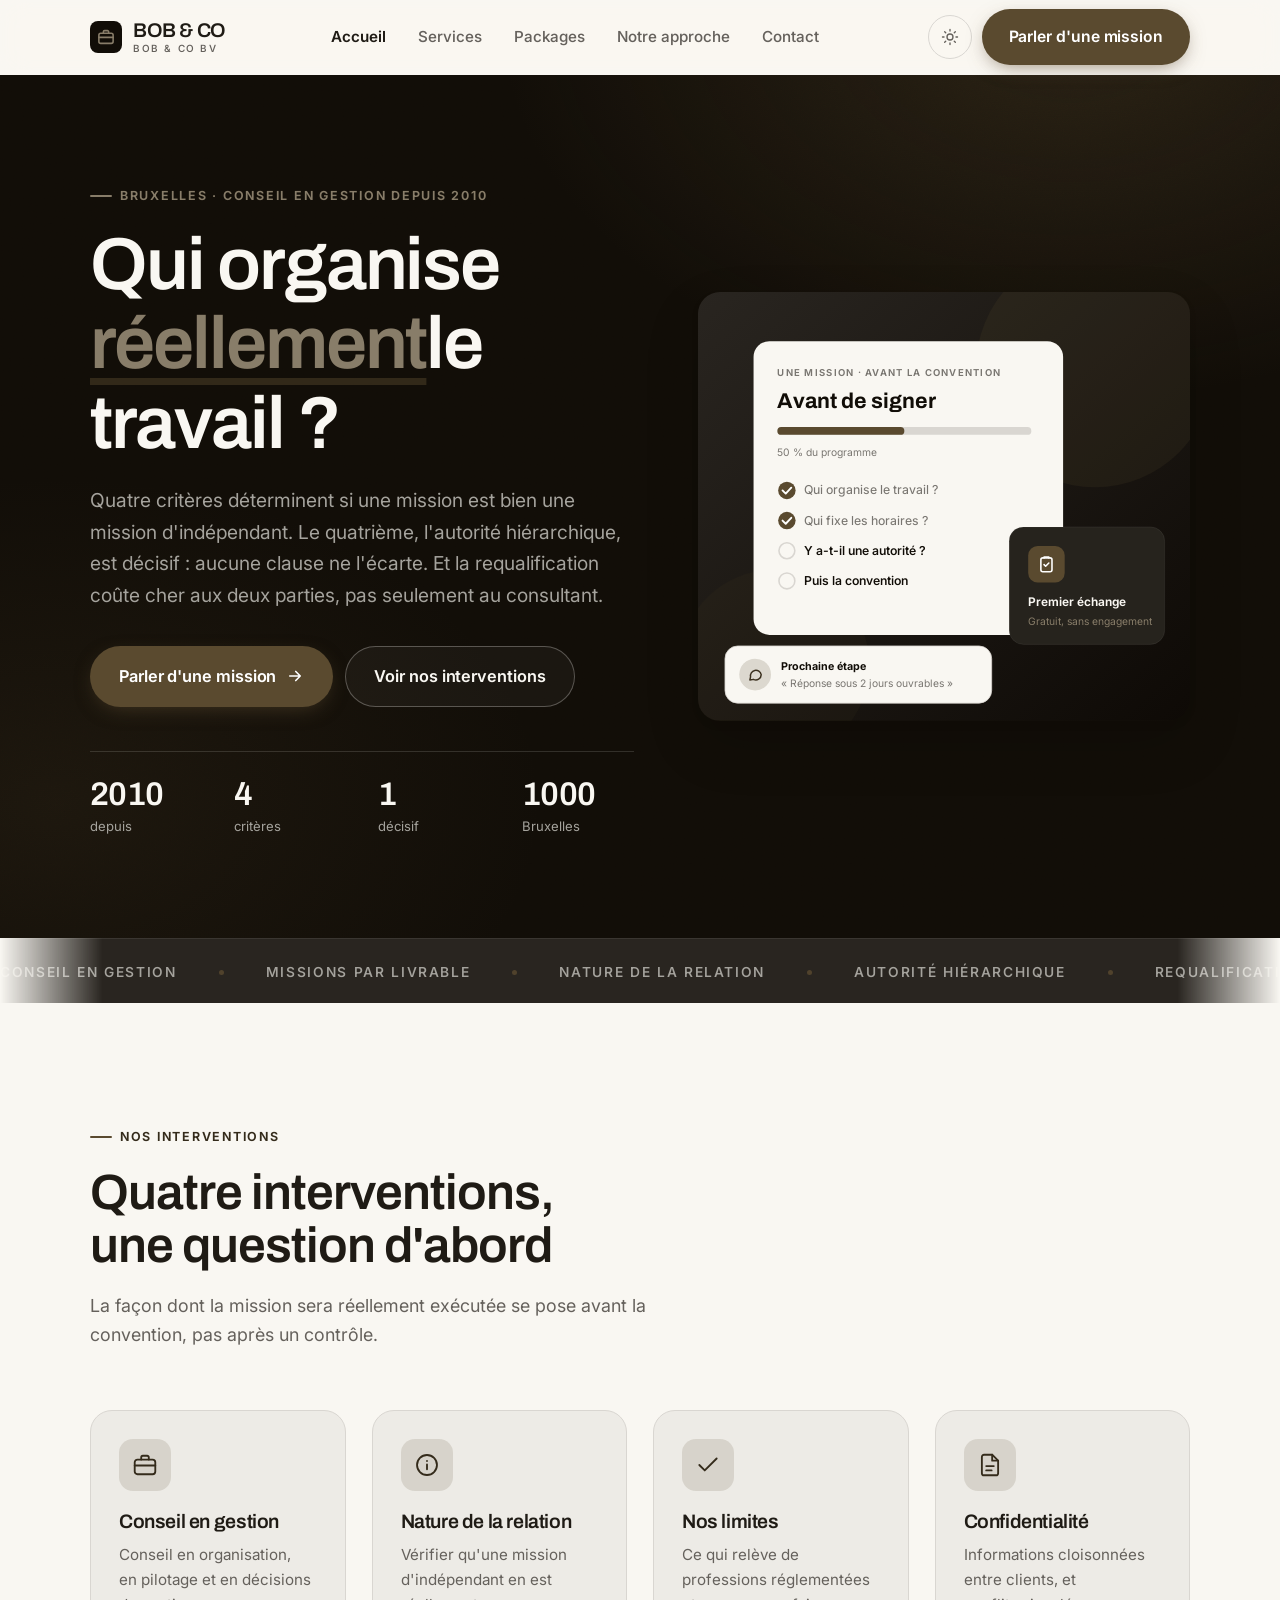
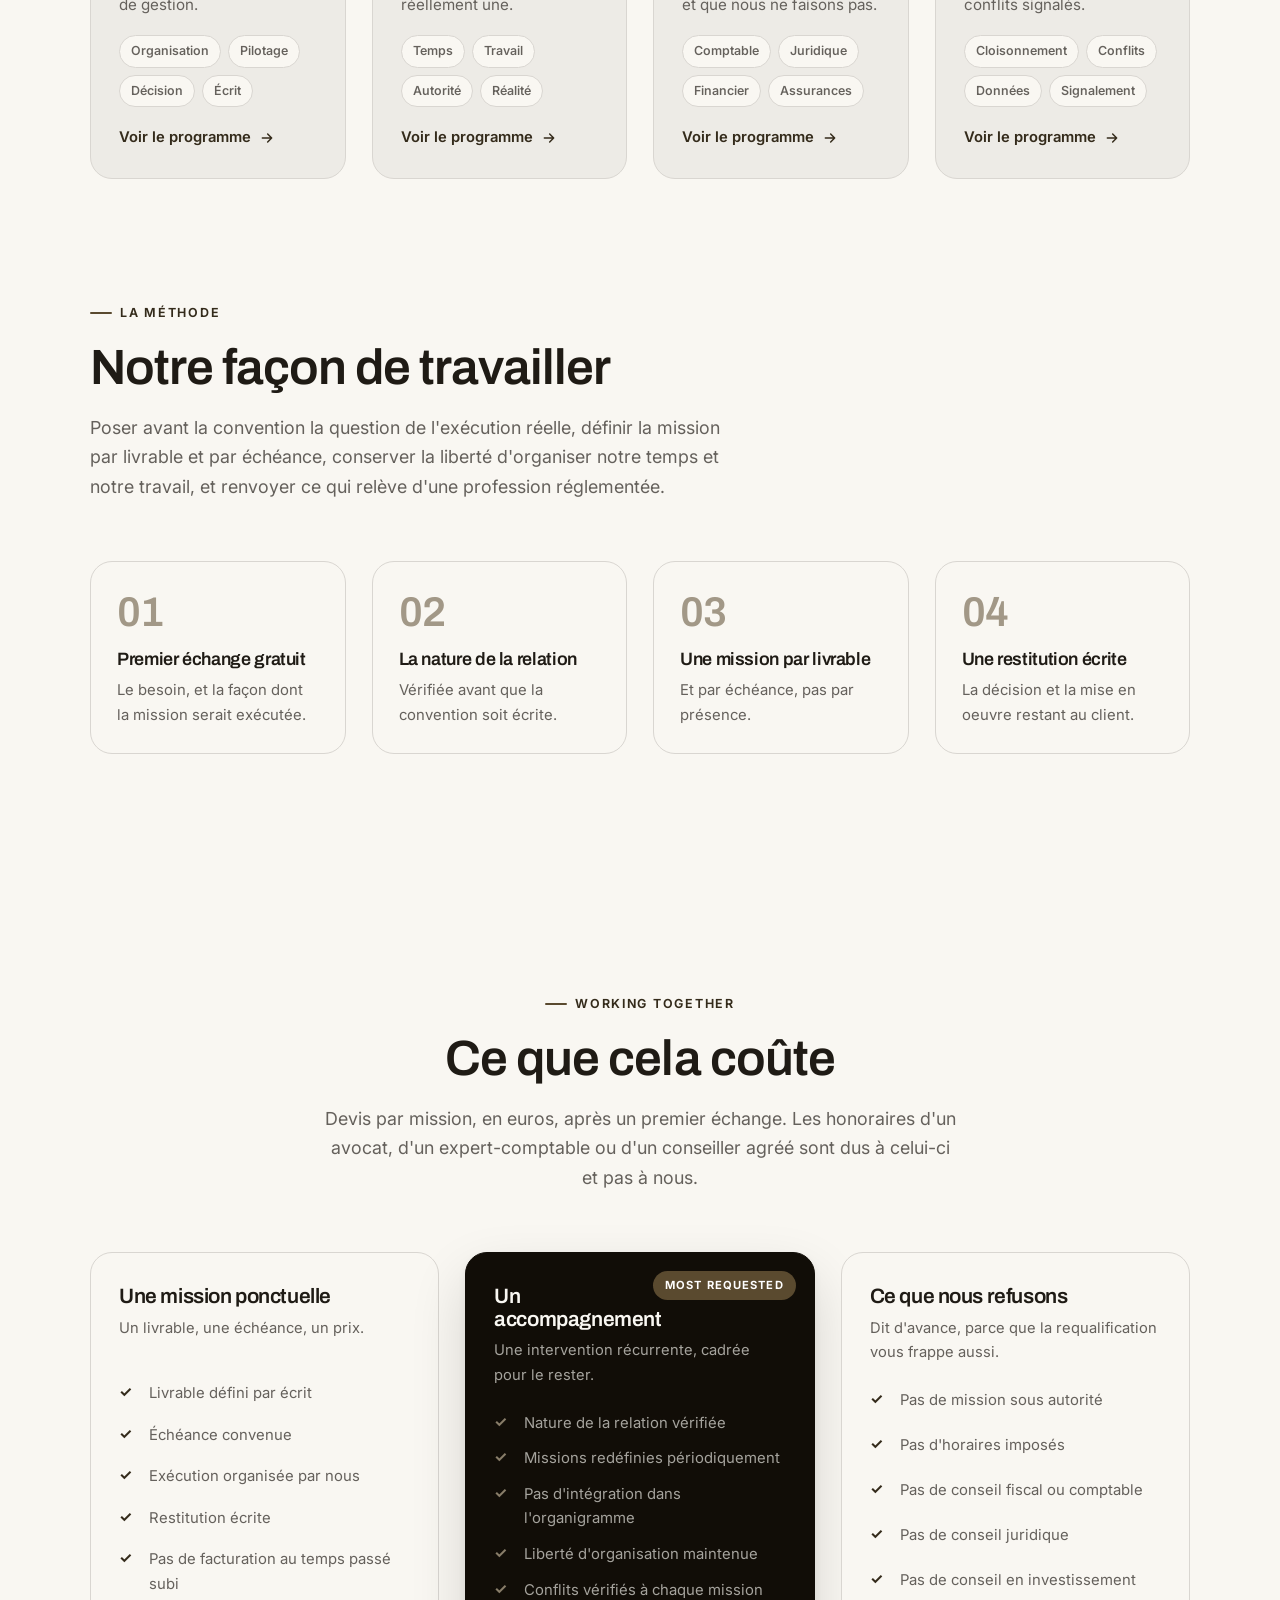
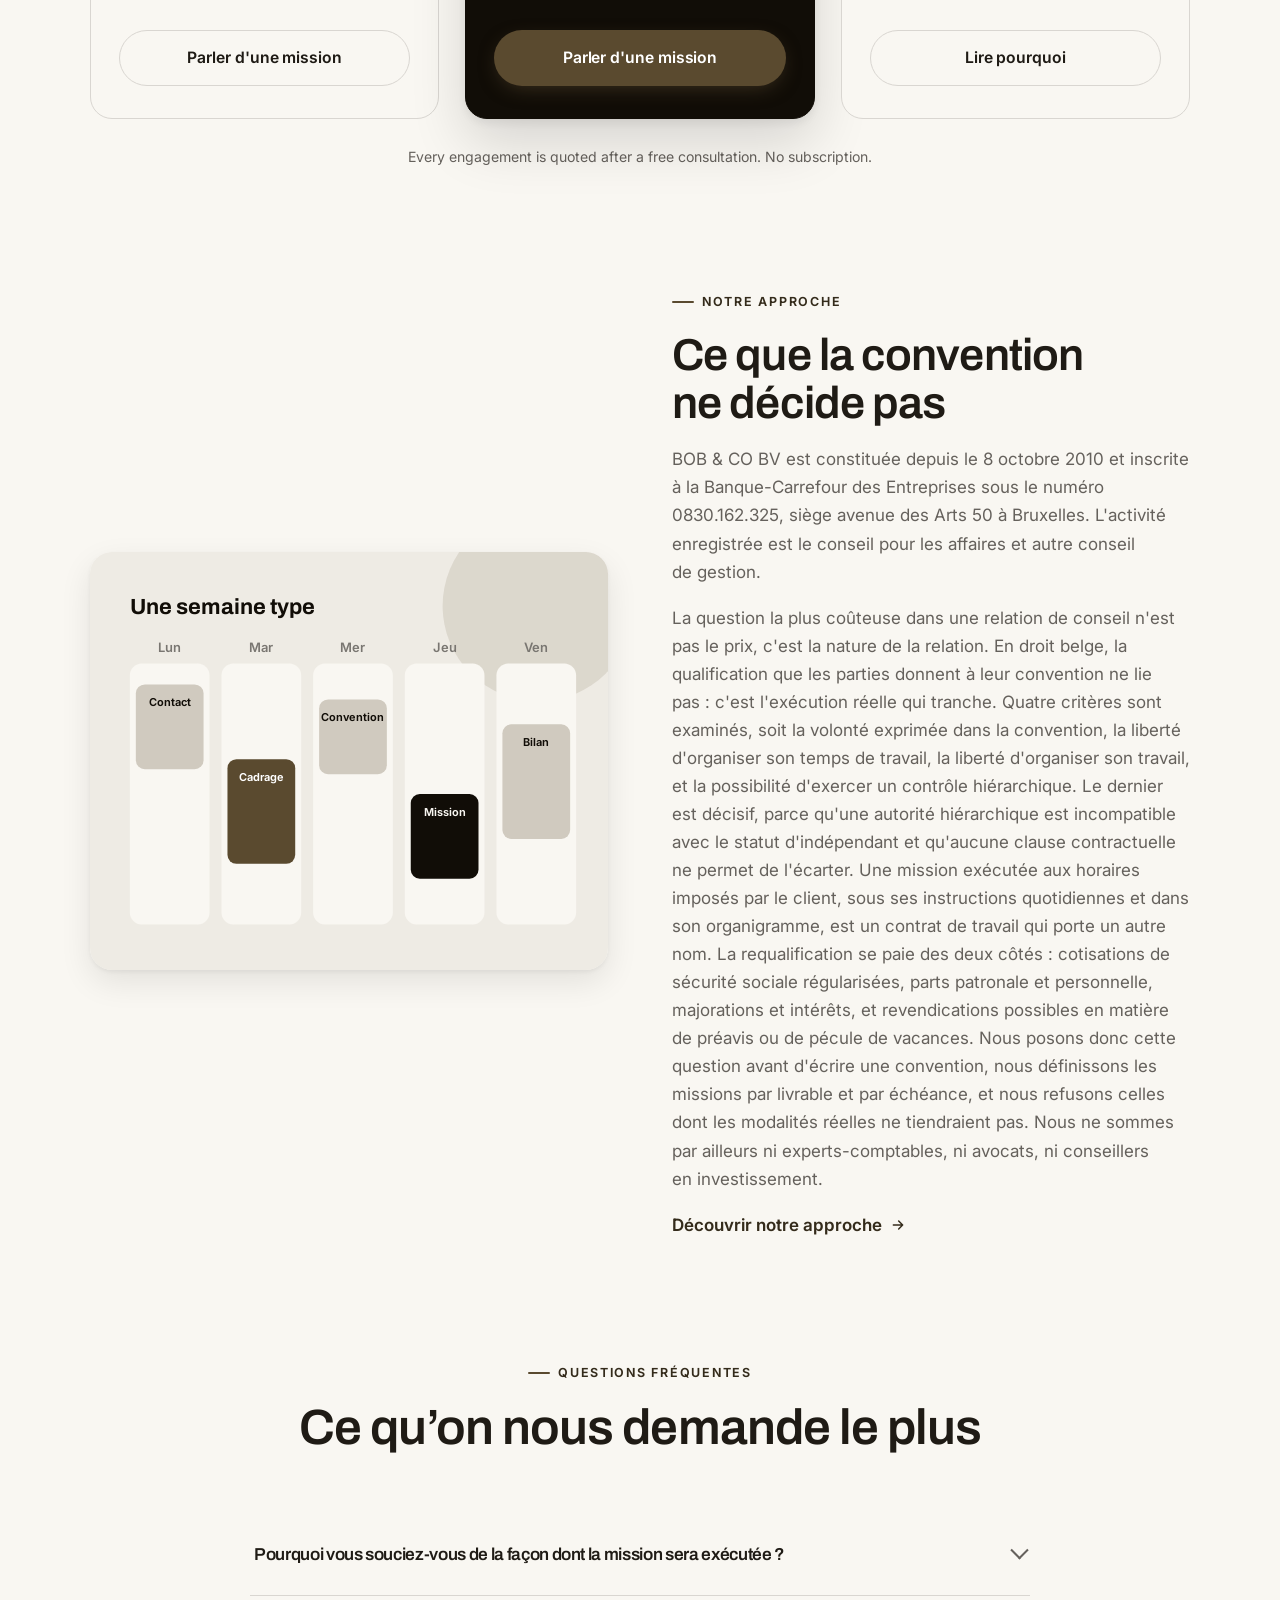
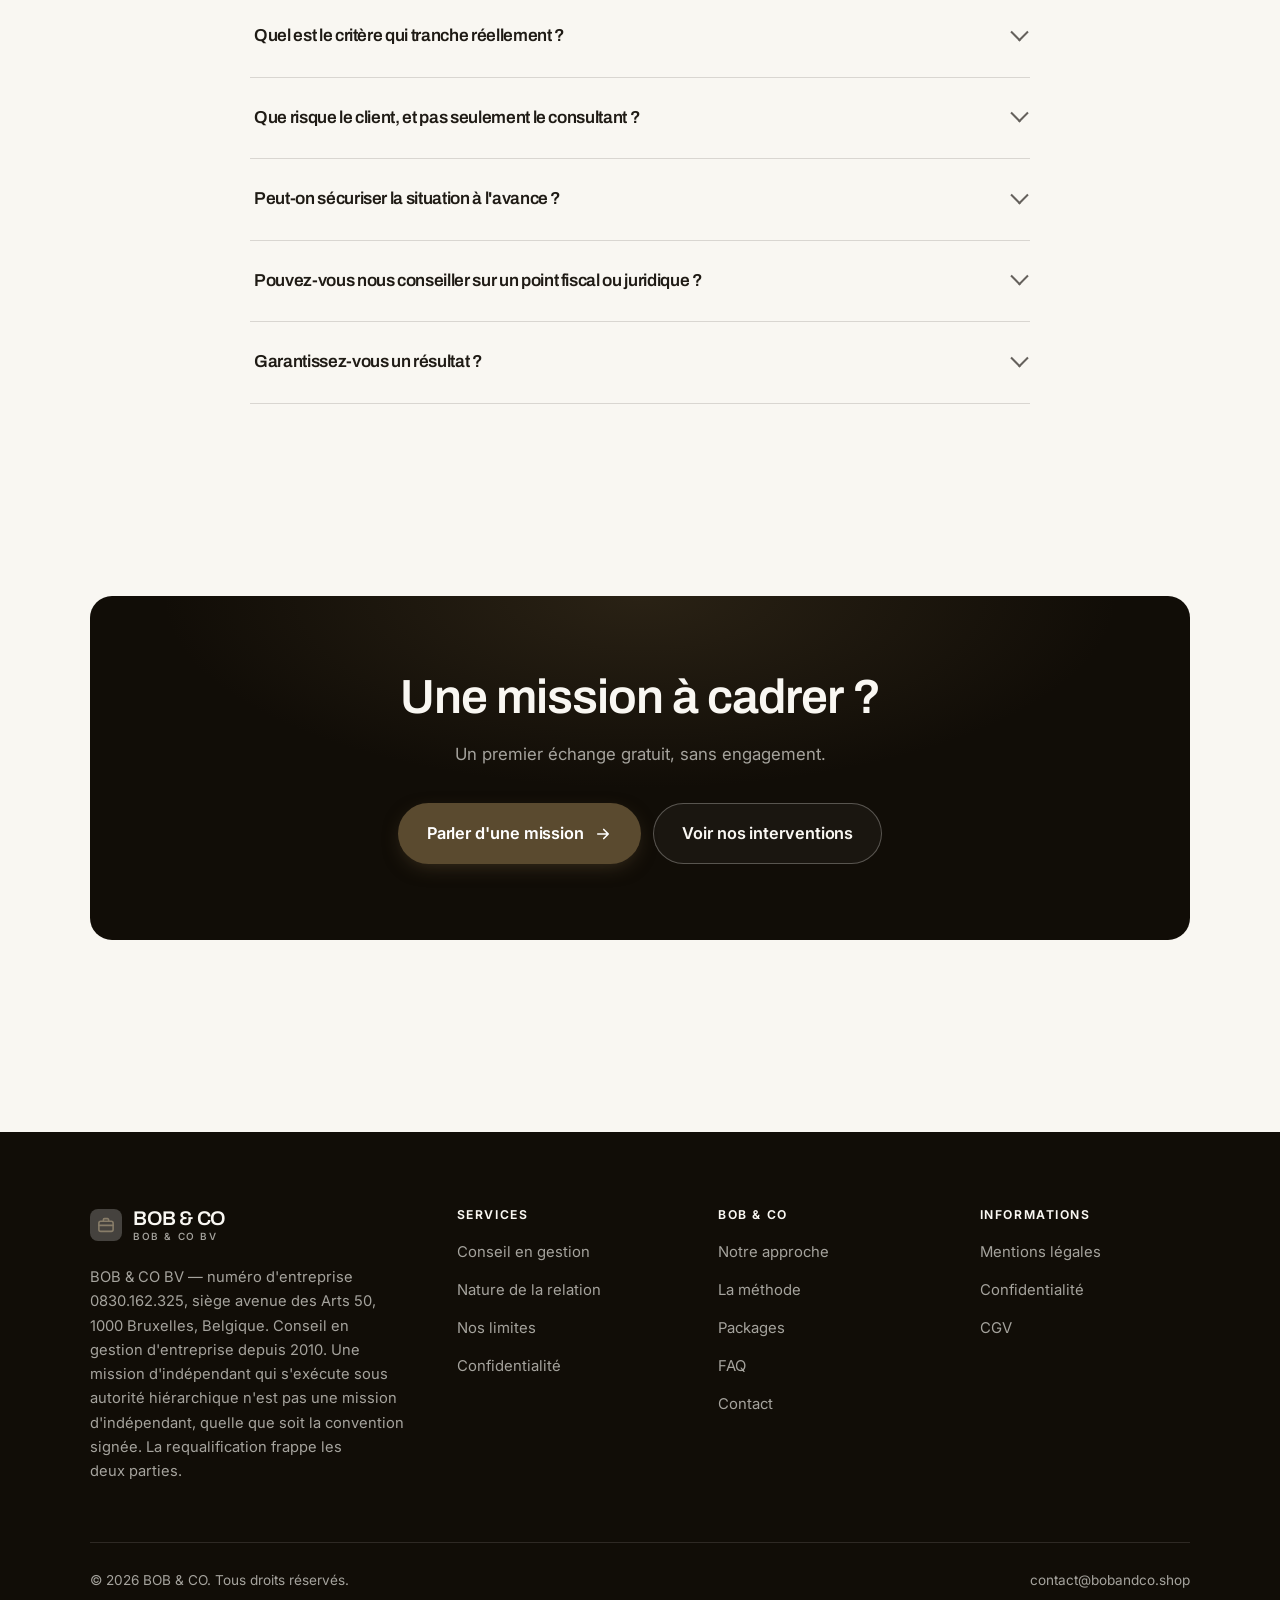
<file: index.html>
<!DOCTYPE html>
<html lang="fr" class="no-js">
<head>
<meta charset="utf-8">
<meta name="viewport" content="width=device-width, initial-scale=1">
<title>BOB &amp; CO — conseil en gestion d'entreprise, Bruxelles</title>
<meta name="description" content="BOB &amp; CO BV, conseil en gestion d'entreprise à Bruxelles depuis 2010. La frontière entre mission d'indépendant et lien de subordination, posée avant la convention.">
<link rel="canonical" href="https://bobandco.shop/">

<meta property="og:type" content="website">
<meta property="og:url" content="https://bobandco.shop/">
<meta property="og:site_name" content="BOB &amp; CO">
<meta property="og:locale" content="fr_FR">
<meta property="og:title" content="BOB &amp; CO — conseil en gestion d'entreprise, Bruxelles">
<meta property="og:description" content="BOB &amp; CO BV, conseil en gestion d'entreprise à Bruxelles depuis 2010. La frontière entre mission d'indépendant et lien de subordination, posée avant la convention.">
<meta name="theme-color" content="#110d07">

<link rel="icon" href="assets/img/favicon.svg" type="image/svg+xml">
<link rel="preconnect" href="https://fonts.googleapis.com">
<link rel="preconnect" href="https://fonts.gstatic.com" crossorigin>
<link rel="stylesheet" href="https://fonts.googleapis.com/css2?family=Archivo:wght@400;500;600;700&family=Inter:wght@400..700&display=swap">
<link rel="stylesheet" href="assets/css/style.css">

<!-- Thème appliqué avant le premier rendu (évite le flash) -->
<script>
document.documentElement.classList.remove('no-js');
(function(){try{var t=localStorage.getItem('site-theme');if(t){document.documentElement.setAttribute('data-theme',t);}}catch(e){}})();
</script>
<script type="application/ld+json">
{
  "@context": "https://schema.org",
  "@type": "Organization",
  "name": "BOB & CO",
  "url": "https://bobandco.shop/",
  "email": "contact@bobandco.shop",
  "description": "BOB & CO BV, conseil en gestion d'entreprise à Bruxelles depuis 2010. La frontière entre mission d'indépendant et lien de subordination, posée avant la convention.",
  "areaServed": "FR",
  "knowsLanguage": "fr"
}
</script>
</head>

<body>
<a class="skip-link" href="#main">Aller au contenu principal</a>

<header class="site-header">
  <nav class="wrap nav" aria-label="Navigation principale">
    <a class="brand" href="index.html">
      <svg class="brand__mark" viewBox="0 0 64 64" aria-hidden="true">
        <rect class="bm-bg" width="64" height="64" rx="16"/>
        <g class="bm-ic" transform="translate(14 14) scale(1.5)" fill="none" stroke-width="2.1" stroke-linecap="round" stroke-linejoin="round"><rect x="2.5" y="7" width="19" height="13.5" rx="2.5"/><path d="M8.5 7V5a1.5 1.5 0 0 1 1.5-1.5h4A1.5 1.5 0 0 1 15.5 5v2M2.5 12.5h19"/></g>
      </svg>
      <span>BOB &amp; CO<span class="brand__sub">BOB &amp; CO BV</span></span>
    </a>

    <ul class="nav__links" id="nav-links">
      <li><a href="index.html" aria-current="page">Accueil</a></li>
      <li><a href="programmes.html">Services</a></li>
      <li><a href="index.html#tarifs">Packages</a></li>
      <li><a href="a-propos.html">Notre approche</a></li>
      <li><a href="contact.html">Contact</a></li>
      <li><a class="btn btn--primary" href="contact.html">Parler d'une mission</a></li>
    </ul>

    <div class="nav__cta">
      <button class="theme-toggle" type="button" aria-label="Passer en thème sombre">
        <svg class="icon-sun" viewBox="0 0 24 24" fill="none" stroke="currentColor" stroke-width="1.8" stroke-linecap="round" aria-hidden="true"><circle cx="12" cy="12" r="4"/><path d="M12 2v2m0 16v2M2 12h2m16 0h2M4.9 4.9l1.4 1.4m11.4 11.4 1.4 1.4M19.1 4.9l-1.4 1.4M6.3 17.7l-1.4 1.4"/></svg>
        <svg class="icon-moon" viewBox="0 0 24 24" fill="none" stroke="currentColor" stroke-width="1.8" stroke-linecap="round" stroke-linejoin="round" aria-hidden="true"><path d="M21 12.8A9 9 0 1 1 11.2 3a7 7 0 0 0 9.8 9.8z"/></svg>
      </button>
      <a class="btn btn--primary" href="contact.html">Parler d'une mission</a>
      <button class="nav__toggle" type="button" aria-expanded="false" aria-controls="nav-links" aria-label="Ouvrir le menu">
        <svg class="icon-open" viewBox="0 0 24 24" fill="none" stroke="currentColor" stroke-width="2" stroke-linecap="round" aria-hidden="true"><path d="M3 6h18M3 12h18M3 18h18"/></svg>
        <svg class="icon-close" viewBox="0 0 24 24" fill="none" stroke="currentColor" stroke-width="2" stroke-linecap="round" aria-hidden="true"><path d="M6 6l12 12M18 6L6 18"/></svg>
      </button>
    </div>
  </nav>
</header>

<main id="main">

<section class="hero">
  <div class="wrap hero__inner">
    <div>
      <span class="eyebrow hero__eyebrow">Bruxelles · Conseil en gestion depuis 2010</span>
      <h1>Qui organise<br> <em>réellement</em>le travail ?</h1>
      <p class="hero__lede">Quatre critères déterminent si une mission est bien une mission d'indépendant. Le quatrième, l'autorité hiérarchique, est décisif : aucune clause ne l'écarte. Et la requalification coûte cher aux deux parties, pas seulement au consultant.</p>

      <div class="hero__actions">
        <a class="btn btn--primary btn--lg" href="contact.html">Parler d'une mission <svg viewBox="0 0 24 24" fill="none" stroke="currentColor" stroke-width="2.2" stroke-linecap="round" stroke-linejoin="round" aria-hidden="true"><path d="M5 12h14M13 6l6 6-6 6"/></svg></a>
        <a class="btn btn--on-dark btn--lg" href="programmes.html">Voir nos interventions</a>
      </div>

      <ul class="hero__proof">
        <li><span class="stat__num">2010</span><span class="stat__label">depuis</span></li>
        <li><span class="stat__num">4</span><span class="stat__label">critères</span></li>
        <li><span class="stat__num">1</span><span class="stat__label">décisif</span></li>
        <li><span class="stat__num">1000</span><span class="stat__label">Bruxelles</span></li>
      </ul>
    </div>

    <div class="hero__art">
      <svg viewBox="0 0 620 540" role="img" aria-label="Les questions posées avant de définir une mission de conseil, pour éviter une requalification.">
        <defs>
          <linearGradient id="hbg" x1="0" y1="0" x2="1" y2="1">
            <stop offset="0" stop-color="#292520"/><stop offset="1" stop-color="#0e0a06"/>
          </linearGradient>
        </defs>
        <rect width="620" height="540" rx="22" fill="url(#hbg)"/>
        <circle cx="500" cy="96" r="150" fill="#5a4a2f" opacity=".16"/>
        <circle cx="96" cy="470" r="120" fill="#5a4a2f" opacity=".08"/>

        <g style="font-family: var(--font-body)">
          <!-- Carte programme -->
          <rect x="70" y="62" width="390" height="370" rx="20" fill="#f9f7f2"/>
          <text x="100" y="106" font-size="12" font-weight="650" letter-spacing="1.6" fill="#797671">UNE MISSION · AVANT LA CONVENTION</text>
          <text x="100" y="146" font-size="27" font-weight="700" fill="#110d07" style="font-family: var(--font-display)">Avant de signer</text>
          <rect x="100" y="170" width="320" height="10" rx="5" fill="#d9d6d1"/>
          <rect x="100" y="170" width="160" height="10" rx="5" fill="#5a4a2f"/>
          <text x="100" y="206" font-size="13" fill="#797671">50 % du programme</text>
          <circle cx="112" cy="250" r="11" fill="#5a4a2f"/><path d="M106.5 250l4 4 7-7.5" fill="none" stroke="#ffffff" stroke-width="2.4" stroke-linecap="round" stroke-linejoin="round"/><text x="134" y="255" font-size="15.5" fill="#797671" font-weight="450">Qui organise le travail ?</text>
          <circle cx="112" cy="288" r="11" fill="#5a4a2f"/><path d="M106.5 288l4 4 7-7.5" fill="none" stroke="#ffffff" stroke-width="2.4" stroke-linecap="round" stroke-linejoin="round"/><text x="134" y="293" font-size="15.5" fill="#797671" font-weight="450">Qui fixe les horaires ?</text>
          <circle cx="112" cy="326" r="10" fill="none" stroke="#d9d6d1" stroke-width="2"/><text x="134" y="331" font-size="15.5" fill="#110d07" font-weight="560">Y a-t-il une autorité ?</text>
          <circle cx="112" cy="364" r="10" fill="none" stroke="#d9d6d1" stroke-width="2"/><text x="134" y="369" font-size="15.5" fill="#110d07" font-weight="560">Puis la convention</text>

          <!-- Carte séance -->
          <rect x="392" y="296" width="196" height="148" rx="18" fill="#26231d" stroke="#ffffff" stroke-opacity=".08"/>
          <rect x="416" y="320" width="46" height="46" rx="12" fill="#5a4a2f"/>
          <g transform="translate(427 331)" fill="none" stroke="#ffffff" color="#ffffff" stroke-width="2" stroke-linecap="round" stroke-linejoin="round"><rect x="5" y="4" width="14" height="17.5" rx="2.5"/><path d="M9 4V3h6v1M9 12.5l2 2 4-4"/></g>
          <text x="416" y="396" font-size="15" font-weight="650" fill="#f9f7f2">Premier échange</text>
          <text x="416" y="420" font-size="13" fill="#887d69">Gratuit, sans engagement</text>

          <!-- Retour du coach -->
          <rect x="34" y="446" width="336" height="72" rx="16" fill="#f9f7f2" stroke="#d9d6d1"/>
          <circle cx="72" cy="482" r="20" fill="#dcd8cf"/>
          <g transform="translate(62 472) scale(.84)" fill="none" stroke="#3b301f" stroke-width="2.2" stroke-linecap="round" stroke-linejoin="round"><path d="M21 12a8 8 0 0 1-11.6 7.1L4 20l1-4.6A8 8 0 1 1 21 12z"/></g>
          <text x="104" y="476" font-size="13.5" font-weight="700" fill="#110d07">Prochaine étape</text>
          <text x="104" y="498" font-size="13" fill="#797671">« Réponse sous 2 jours ouvrables »</text>
        </g>
      </svg>
    </div>
  </div>
</section>

<div class="marquee" aria-hidden="true">
  <div class="marquee__track"><span>Conseil en gestion</span><span>Missions par livrable</span><span>Nature de la relation</span><span>Autorité hiérarchique</span><span>Requalification</span><span>Décision préalable</span><span>Pas de conseil fiscal</span><span>Pas de conseil juridique</span><span>Bruxelles</span><span>Depuis 2010</span><span>Conseil en gestion</span><span>Missions par livrable</span><span>Nature de la relation</span><span>Autorité hiérarchique</span><span>Requalification</span><span>Décision préalable</span><span>Pas de conseil fiscal</span><span>Pas de conseil juridique</span><span>Bruxelles</span><span>Depuis 2010</span></div>
</div>

<section class="section wrap" id="programmes">
  <div class="section-head reveal">
    <span class="eyebrow">Nos interventions</span>
    <h2>Quatre interventions, une question d'abord</h2>
    <p>La façon dont la mission sera réellement exécutée se pose avant la convention, pas après un contrôle.</p>
  </div>
  <div class="grid grid--4 reveal-group">
    <a class="card" href="programmes.html#conseil">
      <div class="card__icon"><svg viewBox="0 0 24 24" fill="none" stroke="currentColor" stroke-width="1.7" stroke-linecap="round" stroke-linejoin="round" aria-hidden="true"><rect x="2.5" y="7" width="19" height="13.5" rx="2.5"/><path d="M8.5 7V5a1.5 1.5 0 0 1 1.5-1.5h4A1.5 1.5 0 0 1 15.5 5v2M2.5 12.5h19"/></svg></div>
      <h3>Conseil en gestion</h3>
      <p>Conseil en organisation, en pilotage et en décisions de gestion.</p>
      <ul class="tags"><li>Organisation</li><li>Pilotage</li><li>Décision</li><li>Écrit</li></ul>
      <span class="arrow-link">Voir le programme <svg viewBox="0 0 24 24" fill="none" stroke="currentColor" stroke-width="2.2" stroke-linecap="round" stroke-linejoin="round" aria-hidden="true"><path d="M5 12h14M13 6l6 6-6 6"/></svg></span>
    </a>
    <a class="card" href="programmes.html#relation">
      <div class="card__icon"><svg viewBox="0 0 24 24" fill="none" stroke="currentColor" stroke-width="1.7" stroke-linecap="round" stroke-linejoin="round" aria-hidden="true"><circle cx="12" cy="12" r="9.2"/><path d="M12 16v-4.5M12 8.2v.1"/></svg></div>
      <h3>Nature de la relation</h3>
      <p>Vérifier qu'une mission d'indépendant en est réellement une.</p>
      <ul class="tags"><li>Temps</li><li>Travail</li><li>Autorité</li><li>Réalité</li></ul>
      <span class="arrow-link">Voir le programme <svg viewBox="0 0 24 24" fill="none" stroke="currentColor" stroke-width="2.2" stroke-linecap="round" stroke-linejoin="round" aria-hidden="true"><path d="M5 12h14M13 6l6 6-6 6"/></svg></span>
    </a>
    <a class="card" href="programmes.html#limites">
      <div class="card__icon"><svg viewBox="0 0 24 24" fill="none" stroke="currentColor" stroke-width="1.7" stroke-linecap="round" stroke-linejoin="round" aria-hidden="true"><path d="M20 6 9 17l-5-5"/></svg></div>
      <h3>Nos limites</h3>
      <p>Ce qui relève de professions réglementées et que nous ne faisons pas.</p>
      <ul class="tags"><li>Comptable</li><li>Juridique</li><li>Financier</li><li>Assurances</li></ul>
      <span class="arrow-link">Voir le programme <svg viewBox="0 0 24 24" fill="none" stroke="currentColor" stroke-width="2.2" stroke-linecap="round" stroke-linejoin="round" aria-hidden="true"><path d="M5 12h14M13 6l6 6-6 6"/></svg></span>
    </a>
    <a class="card" href="programmes.html#confidentialite">
      <div class="card__icon"><svg viewBox="0 0 24 24" fill="none" stroke="currentColor" stroke-width="1.7" stroke-linecap="round" stroke-linejoin="round" aria-hidden="true"><path d="M14 2.5H6.5A2 2 0 0 0 4.5 4.5v15a2 2 0 0 0 2 2h11a2 2 0 0 0 2-2V8z"/><path d="M14 2.5V8h5.5M8.5 13h7M8.5 17h5"/></svg></div>
      <h3>Confidentialité</h3>
      <p>Informations cloisonnées entre clients, et conflits signalés.</p>
      <ul class="tags"><li>Cloisonnement</li><li>Conflits</li><li>Données</li><li>Signalement</li></ul>
      <span class="arrow-link">Voir le programme <svg viewBox="0 0 24 24" fill="none" stroke="currentColor" stroke-width="2.2" stroke-linecap="round" stroke-linejoin="round" aria-hidden="true"><path d="M5 12h14M13 6l6 6-6 6"/></svg></span>
    </a>
  </div>
</section>

<section class="section section--flush wrap" id="methode">
  <div class="section-head reveal">
    <span class="eyebrow">La méthode</span>
    <h2>Notre façon de travailler</h2>
    <p>Poser avant la convention la question de l'exécution réelle, définir la mission par livrable et par échéance, conserver la liberté d'organiser notre temps et notre travail, et renvoyer ce qui relève d'une profession réglementée.</p>
  </div>
  <div class="grid grid--4 steps reveal-group">
    <article class="step">
      <h3>Premier échange gratuit</h3>
      <p>Le besoin, et la façon dont la mission serait exécutée.</p>
    </article>
    <article class="step">
      <h3>La nature de la relation</h3>
      <p>Vérifiée avant que la convention soit écrite.</p>
    </article>
    <article class="step">
      <h3>Une mission par livrable</h3>
      <p>Et par échéance, pas par présence.</p>
    </article>
    <article class="step">
      <h3>Une restitution écrite</h3>
      <p>La décision et la mise en oeuvre restant au client.</p>
    </article>
  </div>
</section>

<section class="section wrap" id="tarifs">
  <div class="section-head section-head--center reveal">
    <span class="eyebrow">Working together</span>
    <h2>Ce que cela coûte</h2>
    <p>Devis par mission, en euros, après un premier échange. Les honoraires d'un avocat, d'un expert-comptable ou d'un conseiller agréé sont dus à celui-ci et pas à nous.</p>
  </div>
  <div class="grid grid--3 plans reveal-group">
    <article class="plan">
      
      <h3>Une mission ponctuelle</h3>
      <p class="plan__desc">Un livrable, une échéance, un prix.</p>
      
      <ul class="plan__features">
        <li>Livrable défini par écrit</li>
        <li>Échéance convenue</li>
        <li>Exécution organisée par nous</li>
        <li>Restitution écrite</li>
        <li>Pas de facturation au temps passé subi</li>
      </ul>
      <a class="btn btn--ghost btn--block" href="contact.html">Parler d'une mission</a>
    </article>
    <article class="plan plan--featured">
      <span class="plan__tag">Most requested</span>
      <h3>Un accompagnement</h3>
      <p class="plan__desc">Une intervention récurrente, cadrée pour le rester.</p>
      
      <ul class="plan__features">
        <li>Nature de la relation vérifiée</li>
        <li>Missions redéfinies périodiquement</li>
        <li>Pas d'intégration dans l'organigramme</li>
        <li>Liberté d'organisation maintenue</li>
        <li>Conflits vérifiés à chaque mission</li>
      </ul>
      <a class="btn btn--primary btn--block" href="contact.html">Parler d'une mission</a>
    </article>
    <article class="plan">
      
      <h3>Ce que nous refusons</h3>
      <p class="plan__desc">Dit d'avance, parce que la requalification vous frappe aussi.</p>
      
      <ul class="plan__features">
        <li>Pas de mission sous autorité</li>
        <li>Pas d'horaires imposés</li>
        <li>Pas de conseil fiscal ou comptable</li>
        <li>Pas de conseil juridique</li>
        <li>Pas de conseil en investissement</li>
      </ul>
      <a class="btn btn--ghost btn--block" href="contact.html">Lire pourquoi</a>
    </article>
  </div>
  <p class="plans-note">Every engagement is quoted after a free consultation. No subscription.</p>
</section>

<section class="section section--flush wrap">
  <div class="split reveal">
    <div class="split__art">
      <svg viewBox="0 0 520 420" role="img" aria-label="Exemple de semaine type : Contact, Cadrage, Convention, Mission, Bilan.">
        <rect width="520" height="420" rx="20" fill="#eeebe4"/>
        <circle cx="450" cy="54" r="96" fill="#5a4a2f" opacity=".12"/>
        <g style="font-family: var(--font-body)">
        <text x="40" y="62" font-size="22" font-weight="700" fill="#110d07" style="font-family: var(--font-display)">Une semaine type</text>
        <text x="80" y="100" text-anchor="middle" font-size="13" font-weight="600" fill="#797671">Lun</text>
        <rect x="40" y="112" width="80" height="262" rx="12" fill="#f9f7f2"/>
        <rect x="46" y="133" width="68" height="85" rx="9" fill="#d0cabf"/>
        <text x="80" y="155" text-anchor="middle" font-size="11" font-weight="650" fill="#110d07">Contact</text>
        <text x="172" y="100" text-anchor="middle" font-size="13" font-weight="600" fill="#797671">Mar</text>
        <rect x="132" y="112" width="80" height="262" rx="12" fill="#f9f7f2"/>
        <rect x="138" y="208" width="68" height="105" rx="9" fill="#5a4a2f"/>
        <text x="172" y="230" text-anchor="middle" font-size="11" font-weight="650" fill="#ffffff">Cadrage</text>
        <text x="264" y="100" text-anchor="middle" font-size="13" font-weight="600" fill="#797671">Mer</text>
        <rect x="224" y="112" width="80" height="262" rx="12" fill="#f9f7f2"/>
        <rect x="230" y="148" width="68" height="75" rx="9" fill="#d0cabf"/>
        <text x="264" y="170" text-anchor="middle" font-size="11" font-weight="650" fill="#110d07">Convention</text>
        <text x="356" y="100" text-anchor="middle" font-size="13" font-weight="600" fill="#797671">Jeu</text>
        <rect x="316" y="112" width="80" height="262" rx="12" fill="#f9f7f2"/>
        <rect x="322" y="243" width="68" height="85" rx="9" fill="#110d07"/>
        <text x="356" y="265" text-anchor="middle" font-size="11" font-weight="650" fill="#f9f7f2">Mission</text>
        <text x="448" y="100" text-anchor="middle" font-size="13" font-weight="600" fill="#797671">Ven</text>
        <rect x="408" y="112" width="80" height="262" rx="12" fill="#f9f7f2"/>
        <rect x="414" y="173" width="68" height="115" rx="9" fill="#d0cabf"/>
        <text x="448" y="195" text-anchor="middle" font-size="11" font-weight="650" fill="#110d07">Bilan</text>
        </g>
      </svg>
    </div>
    <div>
      <span class="eyebrow">Notre approche</span>
      <h2>Ce que la convention ne décide pas</h2>
      <p>BOB &amp; CO BV est constituée depuis le 8 octobre 2010 et inscrite à la Banque-Carrefour des Entreprises sous le numéro 0830.162.325, siège avenue des Arts 50 à Bruxelles. L'activité enregistrée est le conseil pour les affaires et autre conseil de gestion.</p>
      <p>La question la plus coûteuse dans une relation de conseil n'est pas le prix, c'est la nature de la relation. En droit belge, la qualification que les parties donnent à leur convention ne lie pas : c'est l'exécution réelle qui tranche. Quatre critères sont examinés, soit la volonté exprimée dans la convention, la liberté d'organiser son temps de travail, la liberté d'organiser son travail, et la possibilité d'exercer un contrôle hiérarchique. Le dernier est décisif, parce qu'une autorité hiérarchique est incompatible avec le statut d'indépendant et qu'aucune clause contractuelle ne permet de l'écarter. Une mission exécutée aux horaires imposés par le client, sous ses instructions quotidiennes et dans son organigramme, est un contrat de travail qui porte un autre nom. La requalification se paie des deux côtés : cotisations de sécurité sociale régularisées, parts patronale et personnelle, majorations et intérêts, et revendications possibles en matière de préavis ou de pécule de vacances. Nous posons donc cette question avant d'écrire une convention, nous définissons les missions par livrable et par échéance, et nous refusons celles dont les modalités réelles ne tiendraient pas. Nous ne sommes par ailleurs ni experts-comptables, ni avocats, ni conseillers en investissement.</p>
      <p><a class="arrow-link" href="a-propos.html">Découvrir notre approche <svg viewBox="0 0 24 24" fill="none" stroke="currentColor" stroke-width="2.2" stroke-linecap="round" stroke-linejoin="round" aria-hidden="true"><path d="M5 12h14M13 6l6 6-6 6"/></svg></a></p>
    </div>
  </div>
</section>

<section class="section section--flush wrap" id="faq">
  <div class="section-head section-head--center reveal">
    <span class="eyebrow">Questions fréquentes</span>
    <h2>Ce qu’on nous demande le plus</h2>
  </div>
  <div class="faq reveal">
    <details>
      <summary>Pourquoi vous souciez-vous de la façon dont la mission sera exécutée ?</summary>
      <p>Parce que la qualification que les parties donnent à leur convention ne lie pas. En cas de contrôle, ce sont les modalités réelles d'exécution qui déterminent s'il s'agit d'une prestation indépendante ou d'un contrat de travail. Une convention très bien rédigée n'y change rien si, dans les faits, le client fixe les horaires, dirige le travail au quotidien et exerce une autorité. Mieux vaut régler cela avant la mission qu'après un contrôle.</p>
    </details>
    <details>
      <summary>Quel est le critère qui tranche réellement ?</summary>
      <p>La possibilité d'exercer un contrôle hiérarchique. Les trois autres critères, la volonté des parties, la liberté d'organiser son temps et la liberté d'organiser son travail, s'apprécient ensemble, mais l'autorité hiérarchique est incompatible avec le statut d'indépendant et aucune clause ne permet de l'écarter. C'est pour cela que nous définissons les missions par livrable et par échéance plutôt que par une présence et des instructions.</p>
    </details>
    <details>
      <summary>Que risque le client, et pas seulement le consultant ?</summary>
      <p>Beaucoup, et c'est le point que l'on oublie de dire au client. Une requalification entraîne la régularisation des cotisations de sécurité sociale, parts patronale et personnelle, avec majorations et intérêts. S'y ajoutent des revendications possibles fondées sur le droit du travail, notamment en matière de préavis, de pécule de vacances et de rémunération. La charge financière principale ne retombe pas sur le consultant.</p>
    </details>
    <details>
      <summary>Peut-on sécuriser la situation à l'avance ?</summary>
      <p>Oui, dans une certaine mesure. Une décision préalable sur la nature d'une relation de travail peut être sollicitée auprès de la commission administrative compétente, et nous orientons vers cette voie lorsque la situation le justifie. Mais la première sécurité reste la plus simple : organiser réellement la mission comme une mission d'indépendant, plutôt que la décrire ainsi.</p>
    </details>
    <details>
      <summary>Pouvez-vous nous conseiller sur un point fiscal ou juridique ?</summary>
      <p>Non, et c'est une limite et non une prudence excessive. Le conseil en gestion n'est pas une profession réglementée, mais il ne peut pas empiéter sur celles qui le sont. L'expertise comptable et le conseil fiscal sont réservés aux professionnels inscrits à l'institut compétent, le conseil juridique et la représentation relèvent des avocats, et le conseil en investissement suppose une autorisation. Nous renvoyons, et nous travaillons ensuite à côté du professionnel concerné.</p>
    </details>
    <details>
      <summary>Garantissez-vous un résultat ?</summary>
      <p>Non. Une recommandation doit être mise en oeuvre pour produire quoi que ce soit, et la mise en oeuvre comme la décision appartiennent au client. Nous nous engageons sur un livrable, sur une échéance et sur la qualité du travail fourni, pas sur un résultat commercial ou organisationnel qui dépend de décisions que nous ne prenons pas et de circonstances que personne ne maîtrise.</p>
    </details>
  </div>
</section>

<section class="wrap section--tight">
  <div class="cta-band reveal">
    <h2>Une mission à cadrer ?</h2>
    <p>Un premier échange gratuit, sans engagement.</p>
    <div class="hero__actions">
      <a class="btn btn--primary btn--lg" href="contact.html">Parler d'une mission <svg viewBox="0 0 24 24" fill="none" stroke="currentColor" stroke-width="2.2" stroke-linecap="round" stroke-linejoin="round" aria-hidden="true"><path d="M5 12h14M13 6l6 6-6 6"/></svg></a>
      <a class="btn btn--on-dark btn--lg" href="programmes.html">Voir nos interventions</a>
    </div>
  </div>
</section>

</main>

<footer class="site-footer">
  <div class="wrap">
    <div class="footer__grid">
      <div class="footer__brand">
        <a class="brand" href="index.html">
          <svg class="brand__mark" viewBox="0 0 64 64" aria-hidden="true">
        <rect class="bm-bg" width="64" height="64" rx="16"/>
        <g class="bm-ic" transform="translate(14 14) scale(1.5)" fill="none" stroke-width="2.1" stroke-linecap="round" stroke-linejoin="round"><rect x="2.5" y="7" width="19" height="13.5" rx="2.5"/><path d="M8.5 7V5a1.5 1.5 0 0 1 1.5-1.5h4A1.5 1.5 0 0 1 15.5 5v2M2.5 12.5h19"/></g>
      </svg>
          <span>BOB &amp; CO<span class="brand__sub">BOB &amp; CO BV</span></span>
        </a>
        <p>BOB &amp; CO BV — numéro d'entreprise 0830.162.325, siège avenue des Arts 50, 1000 Bruxelles, Belgique. Conseil en gestion d'entreprise depuis 2010. Une mission d'indépendant qui s'exécute sous autorité hiérarchique n'est pas une mission d'indépendant, quelle que soit la convention signée. La requalification frappe les deux parties.</p>
      </div>

      <div class="footer__col">
        <h4>Services</h4>
        <ul>
          <li><a href="programmes.html#conseil">Conseil en gestion</a></li>
          <li><a href="programmes.html#relation">Nature de la relation</a></li>
          <li><a href="programmes.html#limites">Nos limites</a></li>
          <li><a href="programmes.html#confidentialite">Confidentialité</a></li>
        </ul>
      </div>

      <div class="footer__col">
        <h4>BOB &amp; CO</h4>
        <ul>
          <li><a href="a-propos.html">Notre approche</a></li>
          <li><a href="index.html#methode">La méthode</a></li>
          <li><a href="index.html#tarifs">Packages</a></li>
          <li><a href="index.html#faq">FAQ</a></li>
          <li><a href="contact.html">Contact</a></li>
        </ul>
      </div>

      <div class="footer__col">
        <h4>Informations</h4>
        <ul>
          <li><a href="mentions-legales.html">Mentions légales</a></li>
          <li><a href="mentions-legales.html#confidentialite">Confidentialité</a></li>
          <li><a href="mentions-legales.html#cgv">CGV</a></li>
        </ul>
      </div>
    </div>

    <div class="footer__bottom">
      <p>© <span data-year>2026</span> BOB &amp; CO. Tous droits réservés.</p>
      <p><a href="mailto:contact@bobandco.shop">contact@bobandco.shop</a></p>
    </div>
  </div>
</footer>

<script src="assets/js/main.js" defer></script>
</body>
</html>
</file>
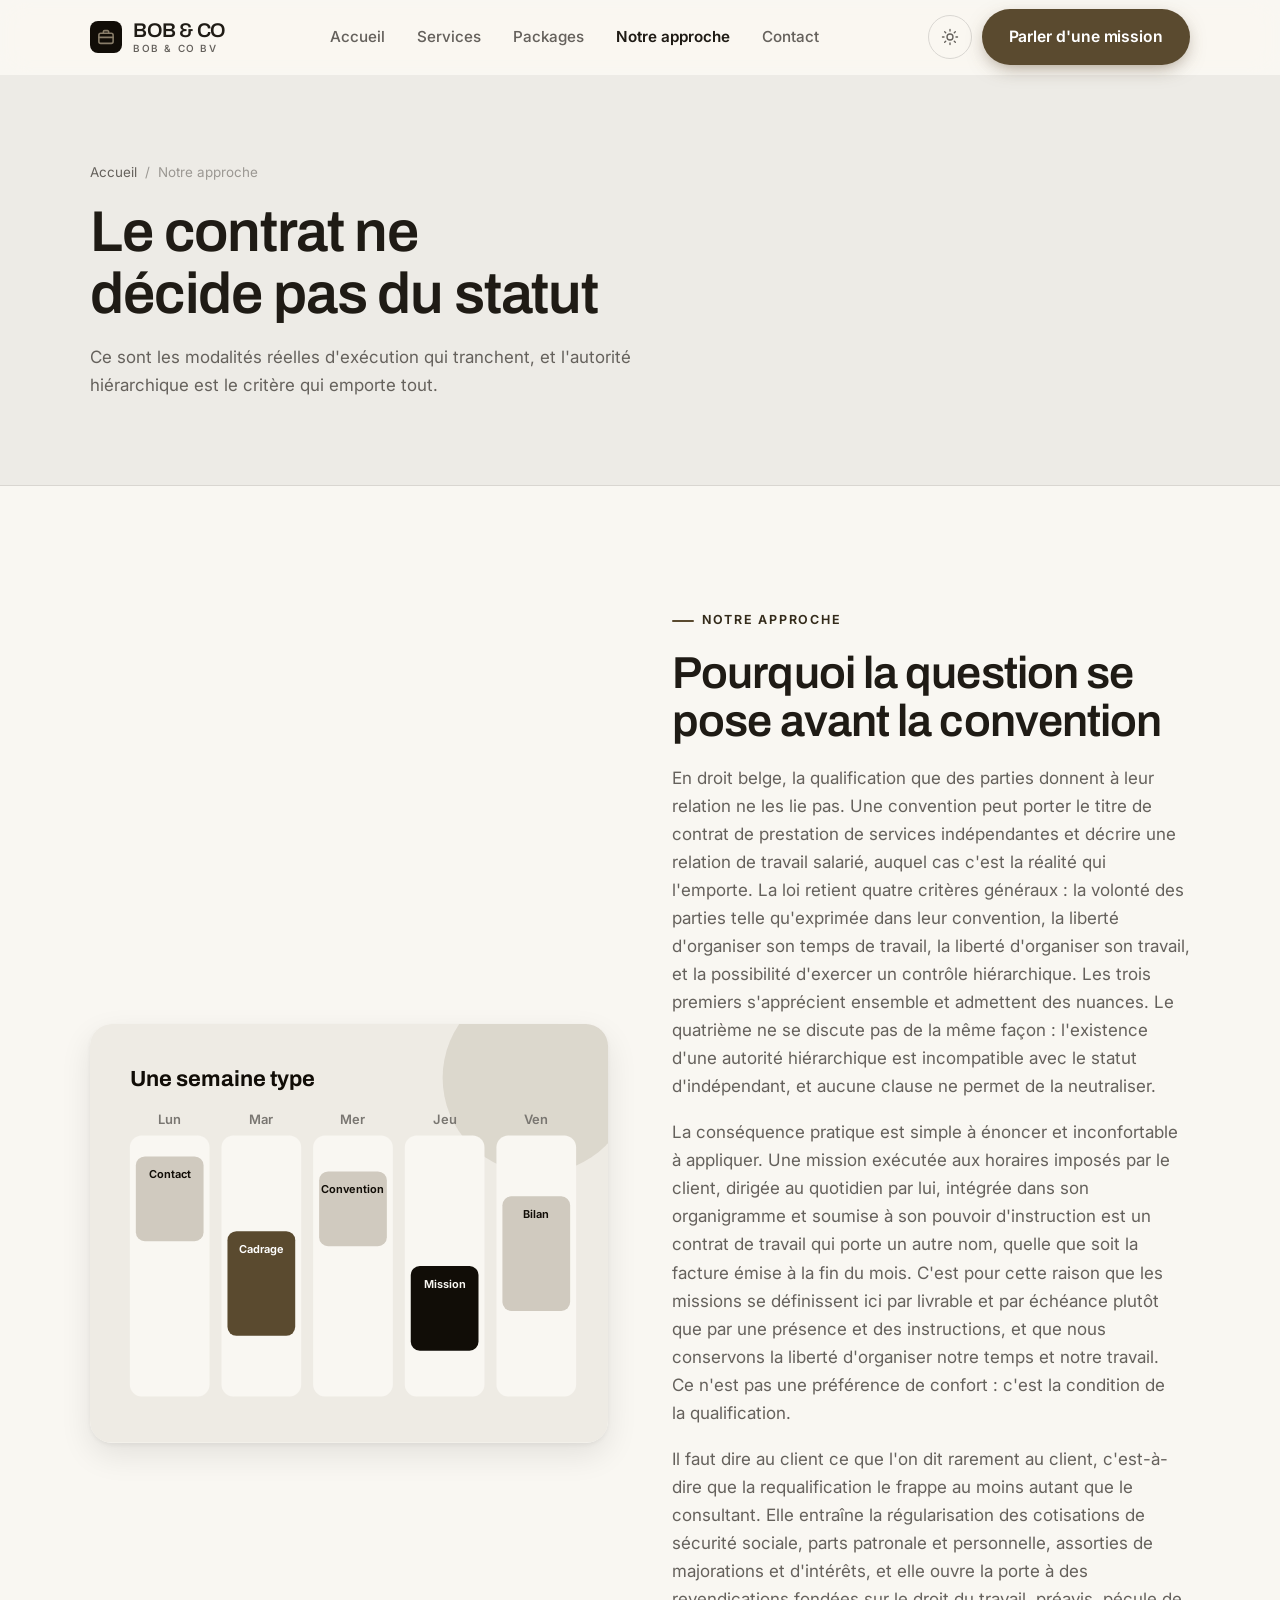
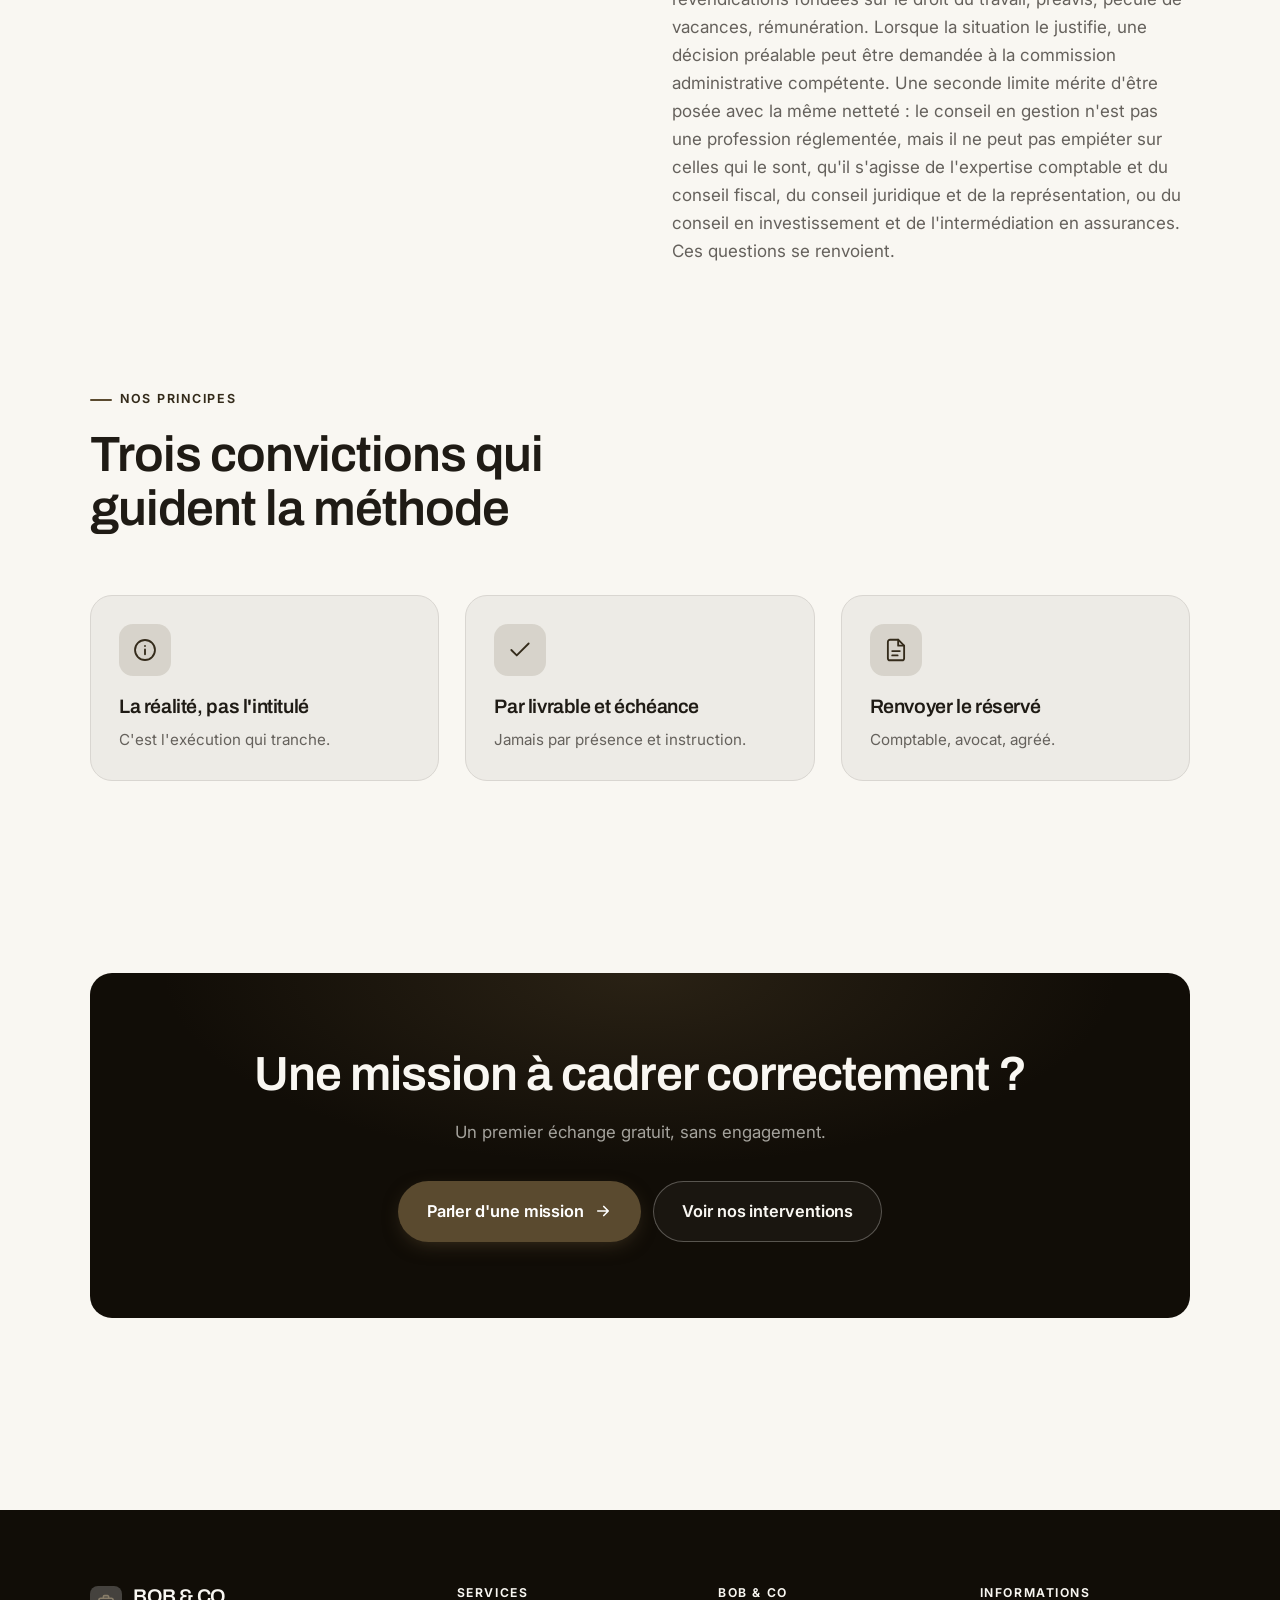
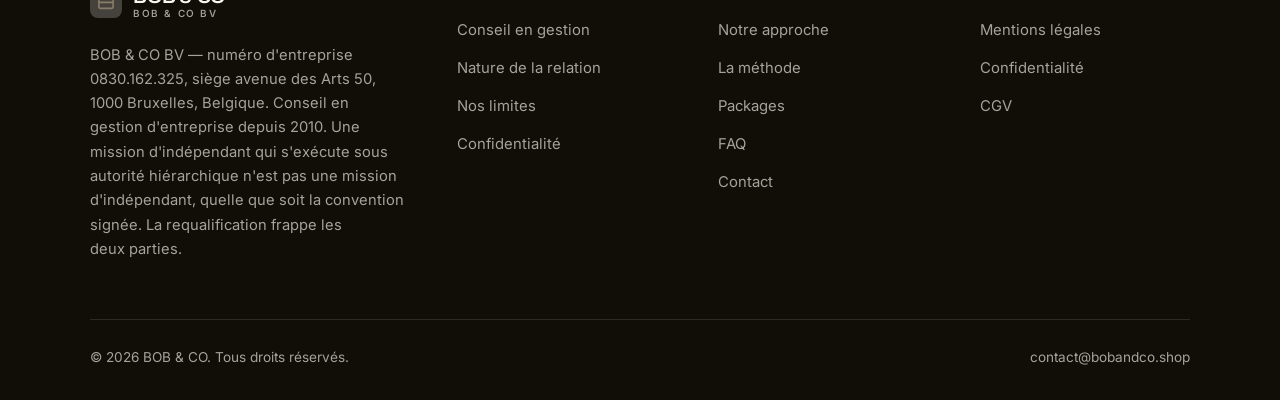
<file: a-propos.html>
<!DOCTYPE html>
<html lang="fr" class="no-js">
<head>
<meta charset="utf-8">
<meta name="viewport" content="width=device-width, initial-scale=1">
<title>Notre approche — BOB &amp; CO</title>
<meta name="description" content="À propos de BOB &amp; CO BV, conseil en gestion d'entreprise à Bruxelles depuis 2010.">
<link rel="canonical" href="https://bobandco.shop/a-propos.html">

<meta property="og:type" content="website">
<meta property="og:url" content="https://bobandco.shop/a-propos.html">
<meta property="og:site_name" content="BOB &amp; CO">
<meta property="og:locale" content="fr_FR">
<meta property="og:title" content="Notre approche — BOB &amp; CO">
<meta property="og:description" content="À propos de BOB &amp; CO BV, conseil en gestion d'entreprise à Bruxelles depuis 2010.">
<meta name="theme-color" content="#110d07">

<link rel="icon" href="assets/img/favicon.svg" type="image/svg+xml">
<link rel="preconnect" href="https://fonts.googleapis.com">
<link rel="preconnect" href="https://fonts.gstatic.com" crossorigin>
<link rel="stylesheet" href="https://fonts.googleapis.com/css2?family=Archivo:wght@400;500;600;700&family=Inter:wght@400..700&display=swap">
<link rel="stylesheet" href="assets/css/style.css">

<!-- Thème appliqué avant le premier rendu (évite le flash) -->
<script>
document.documentElement.classList.remove('no-js');
(function(){try{var t=localStorage.getItem('site-theme');if(t){document.documentElement.setAttribute('data-theme',t);}}catch(e){}})();
</script>
</head>

<body>
<a class="skip-link" href="#main">Aller au contenu principal</a>

<header class="site-header">
  <nav class="wrap nav" aria-label="Navigation principale">
    <a class="brand" href="index.html">
      <svg class="brand__mark" viewBox="0 0 64 64" aria-hidden="true">
        <rect class="bm-bg" width="64" height="64" rx="16"/>
        <g class="bm-ic" transform="translate(14 14) scale(1.5)" fill="none" stroke-width="2.1" stroke-linecap="round" stroke-linejoin="round"><rect x="2.5" y="7" width="19" height="13.5" rx="2.5"/><path d="M8.5 7V5a1.5 1.5 0 0 1 1.5-1.5h4A1.5 1.5 0 0 1 15.5 5v2M2.5 12.5h19"/></g>
      </svg>
      <span>BOB &amp; CO<span class="brand__sub">BOB &amp; CO BV</span></span>
    </a>

    <ul class="nav__links" id="nav-links">
      <li><a href="index.html">Accueil</a></li>
      <li><a href="programmes.html">Services</a></li>
      <li><a href="index.html#tarifs">Packages</a></li>
      <li><a href="a-propos.html" aria-current="page">Notre approche</a></li>
      <li><a href="contact.html">Contact</a></li>
      <li><a class="btn btn--primary" href="contact.html">Parler d'une mission</a></li>
    </ul>

    <div class="nav__cta">
      <button class="theme-toggle" type="button" aria-label="Passer en thème sombre">
        <svg class="icon-sun" viewBox="0 0 24 24" fill="none" stroke="currentColor" stroke-width="1.8" stroke-linecap="round" aria-hidden="true"><circle cx="12" cy="12" r="4"/><path d="M12 2v2m0 16v2M2 12h2m16 0h2M4.9 4.9l1.4 1.4m11.4 11.4 1.4 1.4M19.1 4.9l-1.4 1.4M6.3 17.7l-1.4 1.4"/></svg>
        <svg class="icon-moon" viewBox="0 0 24 24" fill="none" stroke="currentColor" stroke-width="1.8" stroke-linecap="round" stroke-linejoin="round" aria-hidden="true"><path d="M21 12.8A9 9 0 1 1 11.2 3a7 7 0 0 0 9.8 9.8z"/></svg>
      </button>
      <a class="btn btn--primary" href="contact.html">Parler d'une mission</a>
      <button class="nav__toggle" type="button" aria-expanded="false" aria-controls="nav-links" aria-label="Ouvrir le menu">
        <svg class="icon-open" viewBox="0 0 24 24" fill="none" stroke="currentColor" stroke-width="2" stroke-linecap="round" aria-hidden="true"><path d="M3 6h18M3 12h18M3 18h18"/></svg>
        <svg class="icon-close" viewBox="0 0 24 24" fill="none" stroke="currentColor" stroke-width="2" stroke-linecap="round" aria-hidden="true"><path d="M6 6l12 12M18 6L6 18"/></svg>
      </button>
    </div>
  </nav>
</header>

<main id="main">

<section class="page-head">
  <div class="wrap">
    <nav class="breadcrumb" aria-label="Fil d’Ariane">
      <a href="index.html">Accueil</a><span>/</span><span aria-current="page">Notre approche</span>
    </nav>
    <h1>Le contrat ne décide pas du statut</h1>
    <p>Ce sont les modalités réelles d'exécution qui tranchent, et l'autorité hiérarchique est le critère qui emporte tout.</p>
  </div>
</section>

<section class="section wrap">
  <div class="split reveal">
    <div class="split__art">
      <svg viewBox="0 0 520 420" role="img" aria-label="Exemple de semaine type : Contact, Cadrage, Convention, Mission, Bilan.">
        <rect width="520" height="420" rx="20" fill="#eeebe4"/>
        <circle cx="450" cy="54" r="96" fill="#5a4a2f" opacity=".12"/>
        <g style="font-family: var(--font-body)">
        <text x="40" y="62" font-size="22" font-weight="700" fill="#110d07" style="font-family: var(--font-display)">Une semaine type</text>
        <text x="80" y="100" text-anchor="middle" font-size="13" font-weight="600" fill="#797671">Lun</text>
        <rect x="40" y="112" width="80" height="262" rx="12" fill="#f9f7f2"/>
        <rect x="46" y="133" width="68" height="85" rx="9" fill="#d0cabf"/>
        <text x="80" y="155" text-anchor="middle" font-size="11" font-weight="650" fill="#110d07">Contact</text>
        <text x="172" y="100" text-anchor="middle" font-size="13" font-weight="600" fill="#797671">Mar</text>
        <rect x="132" y="112" width="80" height="262" rx="12" fill="#f9f7f2"/>
        <rect x="138" y="208" width="68" height="105" rx="9" fill="#5a4a2f"/>
        <text x="172" y="230" text-anchor="middle" font-size="11" font-weight="650" fill="#ffffff">Cadrage</text>
        <text x="264" y="100" text-anchor="middle" font-size="13" font-weight="600" fill="#797671">Mer</text>
        <rect x="224" y="112" width="80" height="262" rx="12" fill="#f9f7f2"/>
        <rect x="230" y="148" width="68" height="75" rx="9" fill="#d0cabf"/>
        <text x="264" y="170" text-anchor="middle" font-size="11" font-weight="650" fill="#110d07">Convention</text>
        <text x="356" y="100" text-anchor="middle" font-size="13" font-weight="600" fill="#797671">Jeu</text>
        <rect x="316" y="112" width="80" height="262" rx="12" fill="#f9f7f2"/>
        <rect x="322" y="243" width="68" height="85" rx="9" fill="#110d07"/>
        <text x="356" y="265" text-anchor="middle" font-size="11" font-weight="650" fill="#f9f7f2">Mission</text>
        <text x="448" y="100" text-anchor="middle" font-size="13" font-weight="600" fill="#797671">Ven</text>
        <rect x="408" y="112" width="80" height="262" rx="12" fill="#f9f7f2"/>
        <rect x="414" y="173" width="68" height="115" rx="9" fill="#d0cabf"/>
        <text x="448" y="195" text-anchor="middle" font-size="11" font-weight="650" fill="#110d07">Bilan</text>
        </g>
      </svg>
    </div>
    <div>
      <span class="eyebrow">Notre approche</span>
      <h2>Pourquoi la question se pose avant la convention</h2>
      <p>En droit belge, la qualification que des parties donnent à leur relation ne les lie pas. Une convention peut porter le titre de contrat de prestation de services indépendantes et décrire une relation de travail salarié, auquel cas c'est la réalité qui l'emporte. La loi retient quatre critères généraux : la volonté des parties telle qu'exprimée dans leur convention, la liberté d'organiser son temps de travail, la liberté d'organiser son travail, et la possibilité d'exercer un contrôle hiérarchique. Les trois premiers s'apprécient ensemble et admettent des nuances. Le quatrième ne se discute pas de la même façon : l'existence d'une autorité hiérarchique est incompatible avec le statut d'indépendant, et aucune clause ne permet de la neutraliser.</p>
      <p>La conséquence pratique est simple à énoncer et inconfortable à appliquer. Une mission exécutée aux horaires imposés par le client, dirigée au quotidien par lui, intégrée dans son organigramme et soumise à son pouvoir d'instruction est un contrat de travail qui porte un autre nom, quelle que soit la facture émise à la fin du mois. C'est pour cette raison que les missions se définissent ici par livrable et par échéance plutôt que par une présence et des instructions, et que nous conservons la liberté d'organiser notre temps et notre travail. Ce n'est pas une préférence de confort : c'est la condition de la qualification.</p>
      <p>Il faut dire au client ce que l'on dit rarement au client, c'est-à-dire que la requalification le frappe au moins autant que le consultant. Elle entraîne la régularisation des cotisations de sécurité sociale, parts patronale et personnelle, assorties de majorations et d'intérêts, et elle ouvre la porte à des revendications fondées sur le droit du travail, préavis, pécule de vacances, rémunération. Lorsque la situation le justifie, une décision préalable peut être demandée à la commission administrative compétente. Une seconde limite mérite d'être posée avec la même netteté : le conseil en gestion n'est pas une profession réglementée, mais il ne peut pas empiéter sur celles qui le sont, qu'il s'agisse de l'expertise comptable et du conseil fiscal, du conseil juridique et de la représentation, ou du conseil en investissement et de l'intermédiation en assurances. Ces questions se renvoient.</p>
      <!--
        À COMPLÉTER : ajoutez une présentation de la personne qui coache
        (prénom, parcours réel), avec une photo si possible. N'inventez ni
        diplôme ni expérience : voir README.md.
      -->
    </div>
  </div>
</section>

<section class="section section--flush wrap">
  <div class="section-head reveal">
    <span class="eyebrow">Nos principes</span>
    <h2>Trois convictions qui guident la méthode</h2>
  </div>
  <div class="grid grid--3 reveal-group">
    <article class="card">
      <div class="card__icon"><svg viewBox="0 0 24 24" fill="none" stroke="currentColor" stroke-width="1.7" stroke-linecap="round" stroke-linejoin="round" aria-hidden="true"><circle cx="12" cy="12" r="9.2"/><path d="M12 16v-4.5M12 8.2v.1"/></svg></div>
      <h3>La réalité, pas l'intitulé</h3>
      <p>C'est l'exécution qui tranche.</p>
    </article>
    <article class="card">
      <div class="card__icon"><svg viewBox="0 0 24 24" fill="none" stroke="currentColor" stroke-width="1.7" stroke-linecap="round" stroke-linejoin="round" aria-hidden="true"><path d="M20 6 9 17l-5-5"/></svg></div>
      <h3>Par livrable et échéance</h3>
      <p>Jamais par présence et instruction.</p>
    </article>
    <article class="card">
      <div class="card__icon"><svg viewBox="0 0 24 24" fill="none" stroke="currentColor" stroke-width="1.7" stroke-linecap="round" stroke-linejoin="round" aria-hidden="true"><path d="M14 2.5H6.5A2 2 0 0 0 4.5 4.5v15a2 2 0 0 0 2 2h11a2 2 0 0 0 2-2V8z"/><path d="M14 2.5V8h5.5M8.5 13h7M8.5 17h5"/></svg></div>
      <h3>Renvoyer le réservé</h3>
      <p>Comptable, avocat, agréé.</p>
    </article>
  </div>
</section>

<section class="wrap section--tight">
  <div class="cta-band reveal">
    <h2>Une mission à cadrer correctement ?</h2>
    <p>Un premier échange gratuit, sans engagement.</p>
    <div class="hero__actions">
      <a class="btn btn--primary btn--lg" href="contact.html">Parler d'une mission <svg viewBox="0 0 24 24" fill="none" stroke="currentColor" stroke-width="2.2" stroke-linecap="round" stroke-linejoin="round" aria-hidden="true"><path d="M5 12h14M13 6l6 6-6 6"/></svg></a>
      <a class="btn btn--on-dark btn--lg" href="programmes.html">Voir nos interventions</a>
    </div>
  </div>
</section>

</main>

<footer class="site-footer">
  <div class="wrap">
    <div class="footer__grid">
      <div class="footer__brand">
        <a class="brand" href="index.html">
          <svg class="brand__mark" viewBox="0 0 64 64" aria-hidden="true">
        <rect class="bm-bg" width="64" height="64" rx="16"/>
        <g class="bm-ic" transform="translate(14 14) scale(1.5)" fill="none" stroke-width="2.1" stroke-linecap="round" stroke-linejoin="round"><rect x="2.5" y="7" width="19" height="13.5" rx="2.5"/><path d="M8.5 7V5a1.5 1.5 0 0 1 1.5-1.5h4A1.5 1.5 0 0 1 15.5 5v2M2.5 12.5h19"/></g>
      </svg>
          <span>BOB &amp; CO<span class="brand__sub">BOB &amp; CO BV</span></span>
        </a>
        <p>BOB &amp; CO BV — numéro d'entreprise 0830.162.325, siège avenue des Arts 50, 1000 Bruxelles, Belgique. Conseil en gestion d'entreprise depuis 2010. Une mission d'indépendant qui s'exécute sous autorité hiérarchique n'est pas une mission d'indépendant, quelle que soit la convention signée. La requalification frappe les deux parties.</p>
      </div>

      <div class="footer__col">
        <h4>Services</h4>
        <ul>
          <li><a href="programmes.html#conseil">Conseil en gestion</a></li>
          <li><a href="programmes.html#relation">Nature de la relation</a></li>
          <li><a href="programmes.html#limites">Nos limites</a></li>
          <li><a href="programmes.html#confidentialite">Confidentialité</a></li>
        </ul>
      </div>

      <div class="footer__col">
        <h4>BOB &amp; CO</h4>
        <ul>
          <li><a href="a-propos.html">Notre approche</a></li>
          <li><a href="index.html#methode">La méthode</a></li>
          <li><a href="index.html#tarifs">Packages</a></li>
          <li><a href="index.html#faq">FAQ</a></li>
          <li><a href="contact.html">Contact</a></li>
        </ul>
      </div>

      <div class="footer__col">
        <h4>Informations</h4>
        <ul>
          <li><a href="mentions-legales.html">Mentions légales</a></li>
          <li><a href="mentions-legales.html#confidentialite">Confidentialité</a></li>
          <li><a href="mentions-legales.html#cgv">CGV</a></li>
        </ul>
      </div>
    </div>

    <div class="footer__bottom">
      <p>© <span data-year>2026</span> BOB &amp; CO. Tous droits réservés.</p>
      <p><a href="mailto:contact@bobandco.shop">contact@bobandco.shop</a></p>
    </div>
  </div>
</footer>

<script src="assets/js/main.js" defer></script>
</body>
</html>
</file>
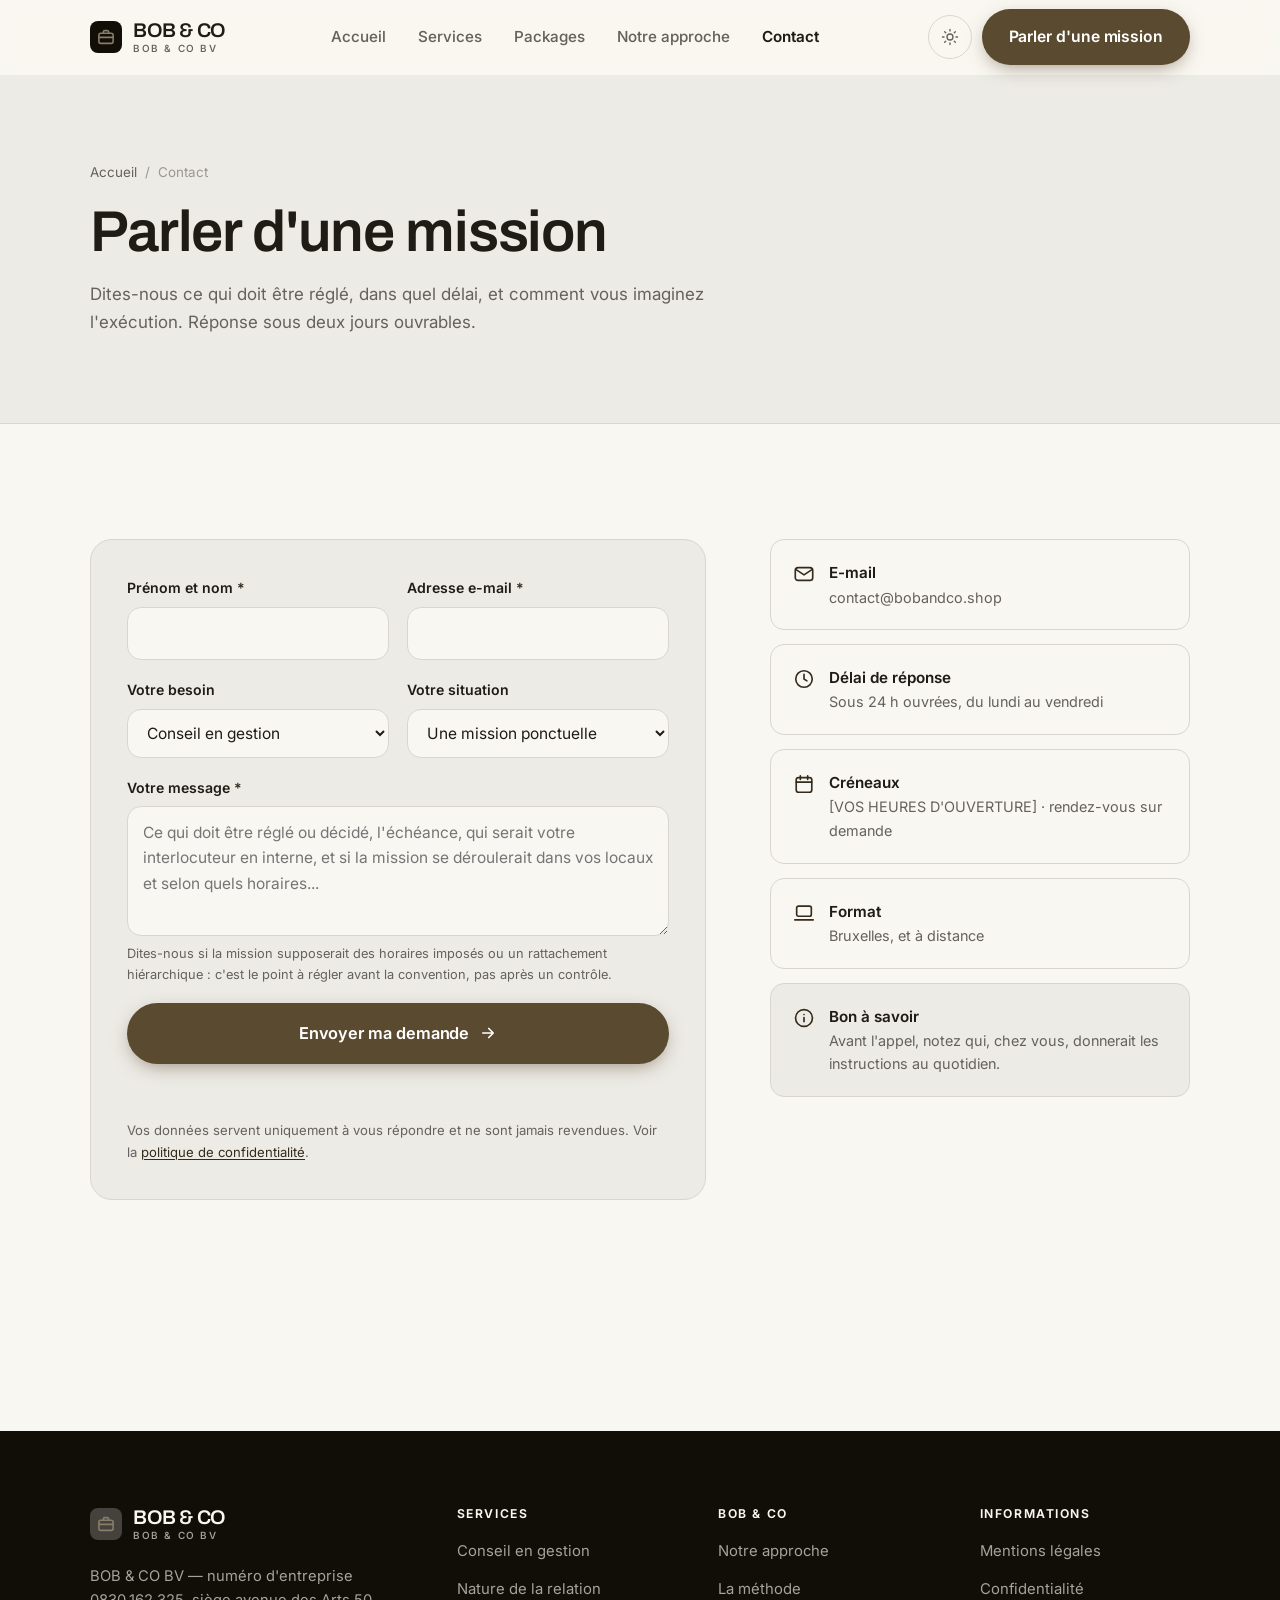
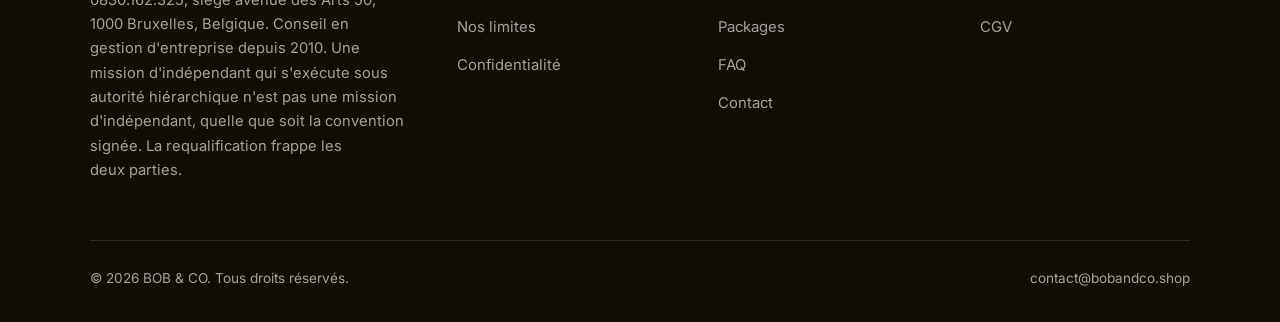
<file: contact.html>
<!DOCTYPE html>
<html lang="fr" class="no-js">
<head>
<meta charset="utf-8">
<meta name="viewport" content="width=device-width, initial-scale=1">
<title>Contact — BOB &amp; CO</title>
<meta name="description" content="Contacter BOB &amp; CO BV à Bruxelles pour une mission de conseil en gestion. Réponse sous deux jours ouvrables.">
<link rel="canonical" href="https://bobandco.shop/contact.html">

<meta property="og:type" content="website">
<meta property="og:url" content="https://bobandco.shop/contact.html">
<meta property="og:site_name" content="BOB &amp; CO">
<meta property="og:locale" content="fr_FR">
<meta property="og:title" content="Contact — BOB &amp; CO">
<meta property="og:description" content="Contacter BOB &amp; CO BV à Bruxelles pour une mission de conseil en gestion. Réponse sous deux jours ouvrables.">
<meta name="theme-color" content="#110d07">

<link rel="icon" href="assets/img/favicon.svg" type="image/svg+xml">
<link rel="preconnect" href="https://fonts.googleapis.com">
<link rel="preconnect" href="https://fonts.gstatic.com" crossorigin>
<link rel="stylesheet" href="https://fonts.googleapis.com/css2?family=Archivo:wght@400;500;600;700&family=Inter:wght@400..700&display=swap">
<link rel="stylesheet" href="assets/css/style.css">

<!-- Thème appliqué avant le premier rendu (évite le flash) -->
<script>
document.documentElement.classList.remove('no-js');
(function(){try{var t=localStorage.getItem('site-theme');if(t){document.documentElement.setAttribute('data-theme',t);}}catch(e){}})();
</script>
</head>

<body>
<a class="skip-link" href="#main">Aller au contenu principal</a>

<header class="site-header">
  <nav class="wrap nav" aria-label="Navigation principale">
    <a class="brand" href="index.html">
      <svg class="brand__mark" viewBox="0 0 64 64" aria-hidden="true">
        <rect class="bm-bg" width="64" height="64" rx="16"/>
        <g class="bm-ic" transform="translate(14 14) scale(1.5)" fill="none" stroke-width="2.1" stroke-linecap="round" stroke-linejoin="round"><rect x="2.5" y="7" width="19" height="13.5" rx="2.5"/><path d="M8.5 7V5a1.5 1.5 0 0 1 1.5-1.5h4A1.5 1.5 0 0 1 15.5 5v2M2.5 12.5h19"/></g>
      </svg>
      <span>BOB &amp; CO<span class="brand__sub">BOB &amp; CO BV</span></span>
    </a>

    <ul class="nav__links" id="nav-links">
      <li><a href="index.html">Accueil</a></li>
      <li><a href="programmes.html">Services</a></li>
      <li><a href="index.html#tarifs">Packages</a></li>
      <li><a href="a-propos.html">Notre approche</a></li>
      <li><a href="contact.html" aria-current="page">Contact</a></li>
      <li><a class="btn btn--primary" href="contact.html">Parler d'une mission</a></li>
    </ul>

    <div class="nav__cta">
      <button class="theme-toggle" type="button" aria-label="Passer en thème sombre">
        <svg class="icon-sun" viewBox="0 0 24 24" fill="none" stroke="currentColor" stroke-width="1.8" stroke-linecap="round" aria-hidden="true"><circle cx="12" cy="12" r="4"/><path d="M12 2v2m0 16v2M2 12h2m16 0h2M4.9 4.9l1.4 1.4m11.4 11.4 1.4 1.4M19.1 4.9l-1.4 1.4M6.3 17.7l-1.4 1.4"/></svg>
        <svg class="icon-moon" viewBox="0 0 24 24" fill="none" stroke="currentColor" stroke-width="1.8" stroke-linecap="round" stroke-linejoin="round" aria-hidden="true"><path d="M21 12.8A9 9 0 1 1 11.2 3a7 7 0 0 0 9.8 9.8z"/></svg>
      </button>
      <a class="btn btn--primary" href="contact.html">Parler d'une mission</a>
      <button class="nav__toggle" type="button" aria-expanded="false" aria-controls="nav-links" aria-label="Ouvrir le menu">
        <svg class="icon-open" viewBox="0 0 24 24" fill="none" stroke="currentColor" stroke-width="2" stroke-linecap="round" aria-hidden="true"><path d="M3 6h18M3 12h18M3 18h18"/></svg>
        <svg class="icon-close" viewBox="0 0 24 24" fill="none" stroke="currentColor" stroke-width="2" stroke-linecap="round" aria-hidden="true"><path d="M6 6l12 12M18 6L6 18"/></svg>
      </button>
    </div>
  </nav>
</header>

<main id="main">

<section class="page-head">
  <div class="wrap">
    <nav class="breadcrumb" aria-label="Fil d’Ariane">
      <a href="index.html">Accueil</a><span>/</span><span aria-current="page">Contact</span>
    </nav>
    <h1>Parler d'une mission</h1>
    <p>Dites-nous ce qui doit être réglé, dans quel délai, et comment vous imaginez l'exécution. Réponse sous deux jours ouvrables.</p>
  </div>
</section>

<section class="section wrap">
  <div class="form-layout">

    <!--
      FORMULAIRE : l'attribut action contient un identifiant à remplacer.
      Créez un formulaire gratuit sur https://formspree.io puis remplacez
      VOTRE_ID_FORMSPREE. En attendant, le bouton ouvre la messagerie du
      visiteur avec un message pré-rempli vers contact@bobandco.shop.
    -->
    <form class="form" id="contact-form" action="https://formspree.io/f/VOTRE_ID_FORMSPREE" method="POST"
          data-email="contact@bobandco.shop" data-subject="Demande de mission"
          data-msg-mail="Votre logiciel de messagerie va s’ouvrir avec le message pré-rempli." data-msg-sending="Envoi en cours…"
          data-msg-ok="Merci ! Votre message est parti. Réponse sous 24 h ouvrées." data-msg-err="L’envoi a échoué. Écrivez-nous directement à">
      <div class="form__row">
        <div class="field">
          <label for="nom">Prénom et nom <span class="req" aria-hidden="true">*</span></label>
          <input type="text" id="nom" name="nom" autocomplete="name" required>
        </div>
        <div class="field">
          <label for="email">Adresse e-mail <span class="req" aria-hidden="true">*</span></label>
          <input type="email" id="email" name="email" autocomplete="email" required>
        </div>
      </div>

      <div class="form__row">
        <div class="field">
          <label for="programme">Votre besoin</label>
          <select id="programme" name="programme">
            <option>Conseil en gestion</option>
            <option>Nature de la relation</option>
            <option>Nos limites</option>
            <option>Confidentialité</option>
            <option>Je ne sais pas encore</option>
          </select>
        </div>
        <div class="field">
          <label for="niveau">Votre situation</label>
          <select id="niveau" name="niveau">
            <option>Une mission ponctuelle</option>
            <option>Un accompagnement</option>
            <option>Une question de statut</option>
            <option>Autre chose</option>
          </select>
        </div>
      </div>

      <div class="field">
        <label for="message">Votre message <span class="req" aria-hidden="true">*</span></label>
        <textarea id="message" name="message" required placeholder="Ce qui doit être réglé ou décidé, l'échéance, qui serait votre interlocuteur en interne, et si la mission se déroulerait dans vos locaux et selon quels horaires..."></textarea>
        <span class="field__hint">Dites-nous si la mission supposerait des horaires imposés ou un rattachement hiérarchique : c'est le point à régler avant la convention, pas après un contrôle.</span>
      </div>

      <!-- Piège à robots : invisible pour les humains -->
      <div class="visually-hidden" aria-hidden="true">
        <label for="site-web">Ne remplissez pas ce champ</label>
        <input type="text" id="site-web" name="_gotcha" tabindex="-1" autocomplete="off">
      </div>

      <button class="btn btn--primary btn--lg" type="submit">Envoyer ma demande <svg viewBox="0 0 24 24" fill="none" stroke="currentColor" stroke-width="2.2" stroke-linecap="round" stroke-linejoin="round" aria-hidden="true"><path d="M5 12h14M13 6l6 6-6 6"/></svg></button>

      <p id="form-status" class="form__status" role="status" aria-live="polite"></p>

      <p class="form__note">
        Vos données servent uniquement à vous répondre et ne sont jamais revendues. Voir la <a href="mentions-legales.html#confidentialite">politique de confidentialité</a>.
      </p>
    </form>

    <aside class="contact-aside">
      <div class="contact-card">
        <svg viewBox="0 0 24 24" fill="none" stroke="currentColor" stroke-width="1.8" stroke-linecap="round" stroke-linejoin="round" aria-hidden="true"><rect x="2.5" y="5" width="19" height="14" rx="3"/><path d="M3 7l9 6 9-6"/></svg>
        <div><b>E-mail</b><a href="mailto:contact@bobandco.shop">contact@bobandco.shop</a></div>
      </div>
      <div class="contact-card">
        <svg viewBox="0 0 24 24" fill="none" stroke="currentColor" stroke-width="1.8" stroke-linecap="round" stroke-linejoin="round" aria-hidden="true"><circle cx="12" cy="12" r="9"/><path d="M12 7v5l3.2 2"/></svg>
        <div><b>Délai de réponse</b><span>Sous 24 h ouvrées, du lundi au vendredi</span></div>
      </div>
      <div class="contact-card">
        <svg viewBox="0 0 24 24" fill="none" stroke="currentColor" stroke-width="1.8" stroke-linecap="round" stroke-linejoin="round" aria-hidden="true"><rect x="3.5" y="5" width="17" height="16" rx="2.5"/><path d="M8 3v4M16 3v4M3.5 10h17"/></svg>
        <div><b>Créneaux</b><span>[VOS HEURES D'OUVERTURE] · rendez-vous sur demande</span></div>
      </div>
      <div class="contact-card">
        <svg viewBox="0 0 24 24" fill="none" stroke="currentColor" stroke-width="1.8" stroke-linecap="round" stroke-linejoin="round" aria-hidden="true"><rect x="4" y="4.5" width="16" height="11" rx="2"/><path d="M2 19.5h20"/></svg>
        <div><b>Format</b><span>Bruxelles, et à distance</span></div>
      </div>
      <div class="contact-card contact-card--soft">
        <svg viewBox="0 0 24 24" fill="none" stroke="currentColor" stroke-width="1.8" stroke-linecap="round" stroke-linejoin="round" aria-hidden="true"><circle cx="12" cy="12" r="9.2"/><path d="M12 16v-4.5M12 8.2v.1"/></svg>
        <div><b>Bon à savoir</b><span>Avant l'appel, notez qui, chez vous, donnerait les instructions au quotidien.</span></div>
      </div>
    </aside>

  </div>
</section>

</main>

<footer class="site-footer">
  <div class="wrap">
    <div class="footer__grid">
      <div class="footer__brand">
        <a class="brand" href="index.html">
          <svg class="brand__mark" viewBox="0 0 64 64" aria-hidden="true">
        <rect class="bm-bg" width="64" height="64" rx="16"/>
        <g class="bm-ic" transform="translate(14 14) scale(1.5)" fill="none" stroke-width="2.1" stroke-linecap="round" stroke-linejoin="round"><rect x="2.5" y="7" width="19" height="13.5" rx="2.5"/><path d="M8.5 7V5a1.5 1.5 0 0 1 1.5-1.5h4A1.5 1.5 0 0 1 15.5 5v2M2.5 12.5h19"/></g>
      </svg>
          <span>BOB &amp; CO<span class="brand__sub">BOB &amp; CO BV</span></span>
        </a>
        <p>BOB &amp; CO BV — numéro d'entreprise 0830.162.325, siège avenue des Arts 50, 1000 Bruxelles, Belgique. Conseil en gestion d'entreprise depuis 2010. Une mission d'indépendant qui s'exécute sous autorité hiérarchique n'est pas une mission d'indépendant, quelle que soit la convention signée. La requalification frappe les deux parties.</p>
      </div>

      <div class="footer__col">
        <h4>Services</h4>
        <ul>
          <li><a href="programmes.html#conseil">Conseil en gestion</a></li>
          <li><a href="programmes.html#relation">Nature de la relation</a></li>
          <li><a href="programmes.html#limites">Nos limites</a></li>
          <li><a href="programmes.html#confidentialite">Confidentialité</a></li>
        </ul>
      </div>

      <div class="footer__col">
        <h4>BOB &amp; CO</h4>
        <ul>
          <li><a href="a-propos.html">Notre approche</a></li>
          <li><a href="index.html#methode">La méthode</a></li>
          <li><a href="index.html#tarifs">Packages</a></li>
          <li><a href="index.html#faq">FAQ</a></li>
          <li><a href="contact.html">Contact</a></li>
        </ul>
      </div>

      <div class="footer__col">
        <h4>Informations</h4>
        <ul>
          <li><a href="mentions-legales.html">Mentions légales</a></li>
          <li><a href="mentions-legales.html#confidentialite">Confidentialité</a></li>
          <li><a href="mentions-legales.html#cgv">CGV</a></li>
        </ul>
      </div>
    </div>

    <div class="footer__bottom">
      <p>© <span data-year>2026</span> BOB &amp; CO. Tous droits réservés.</p>
      <p><a href="mailto:contact@bobandco.shop">contact@bobandco.shop</a></p>
    </div>
  </div>
</footer>

<script src="assets/js/main.js" defer></script>
</body>
</html>
</file>
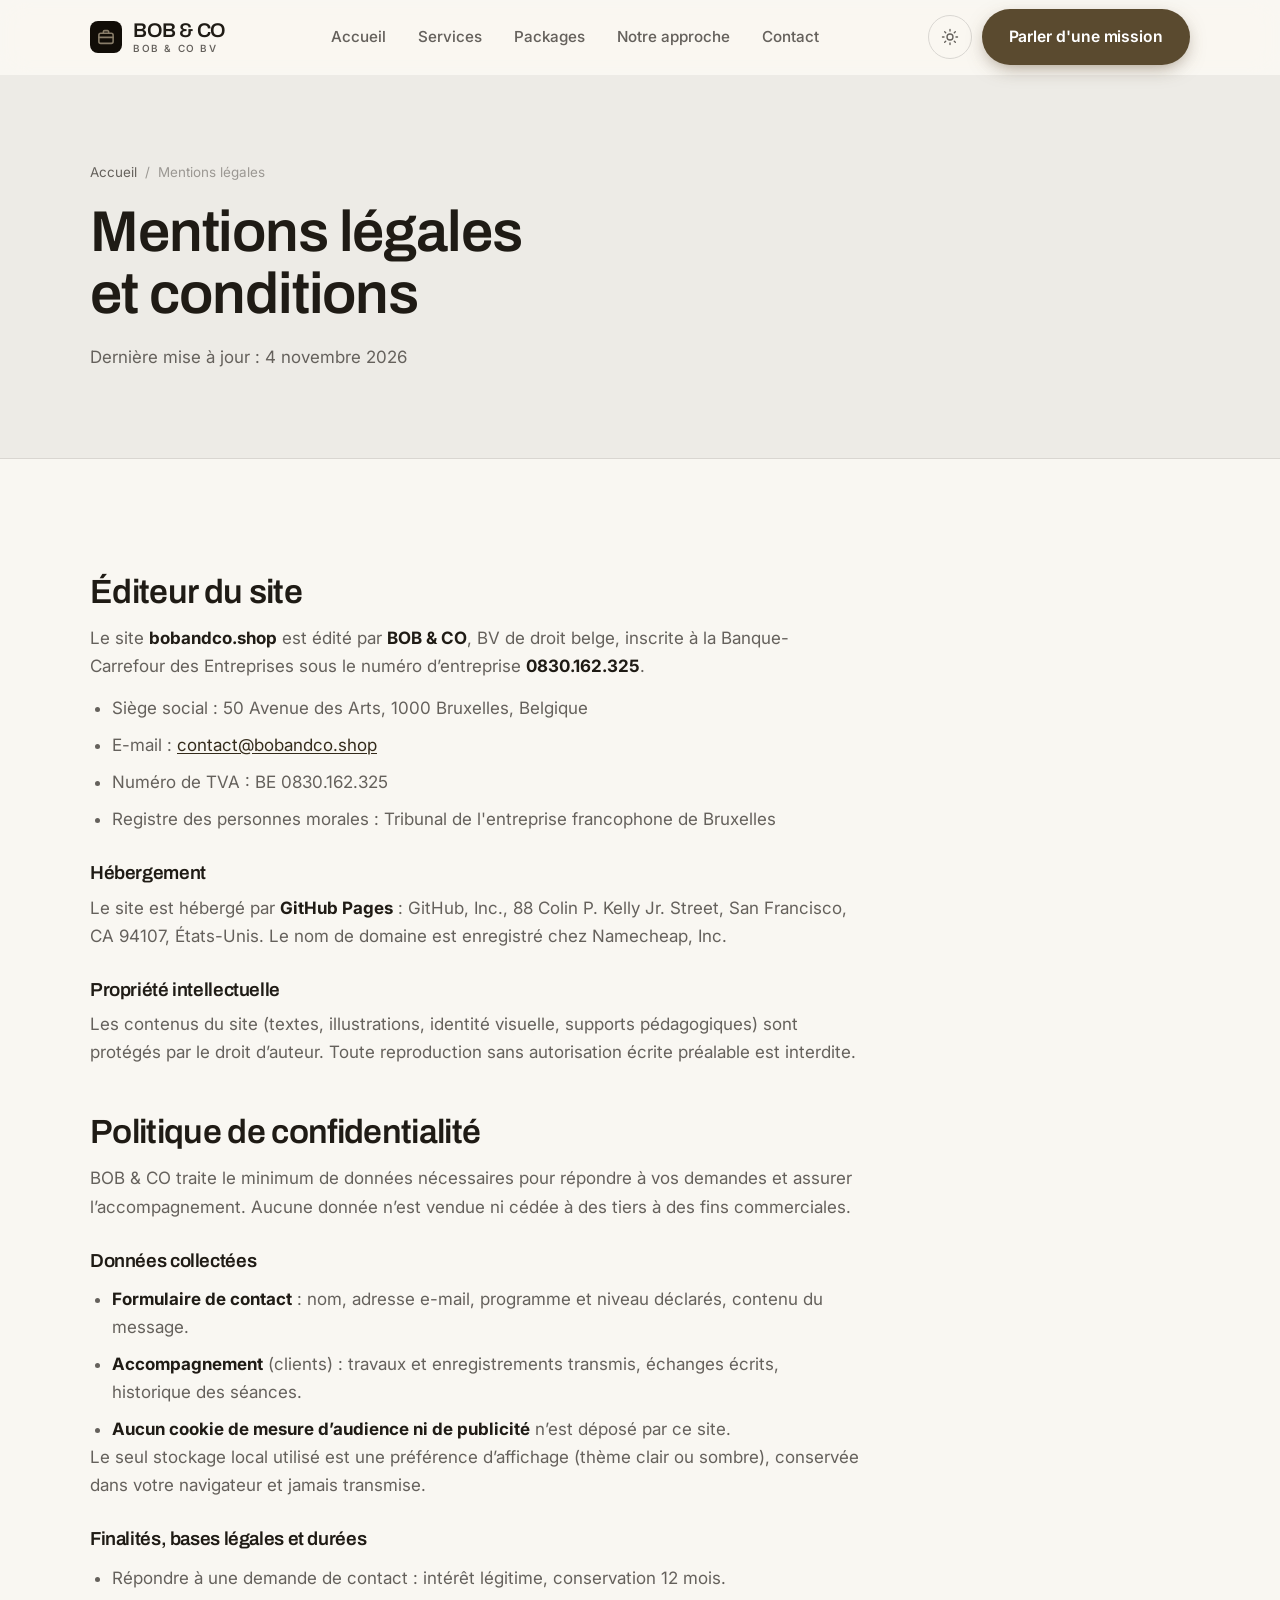
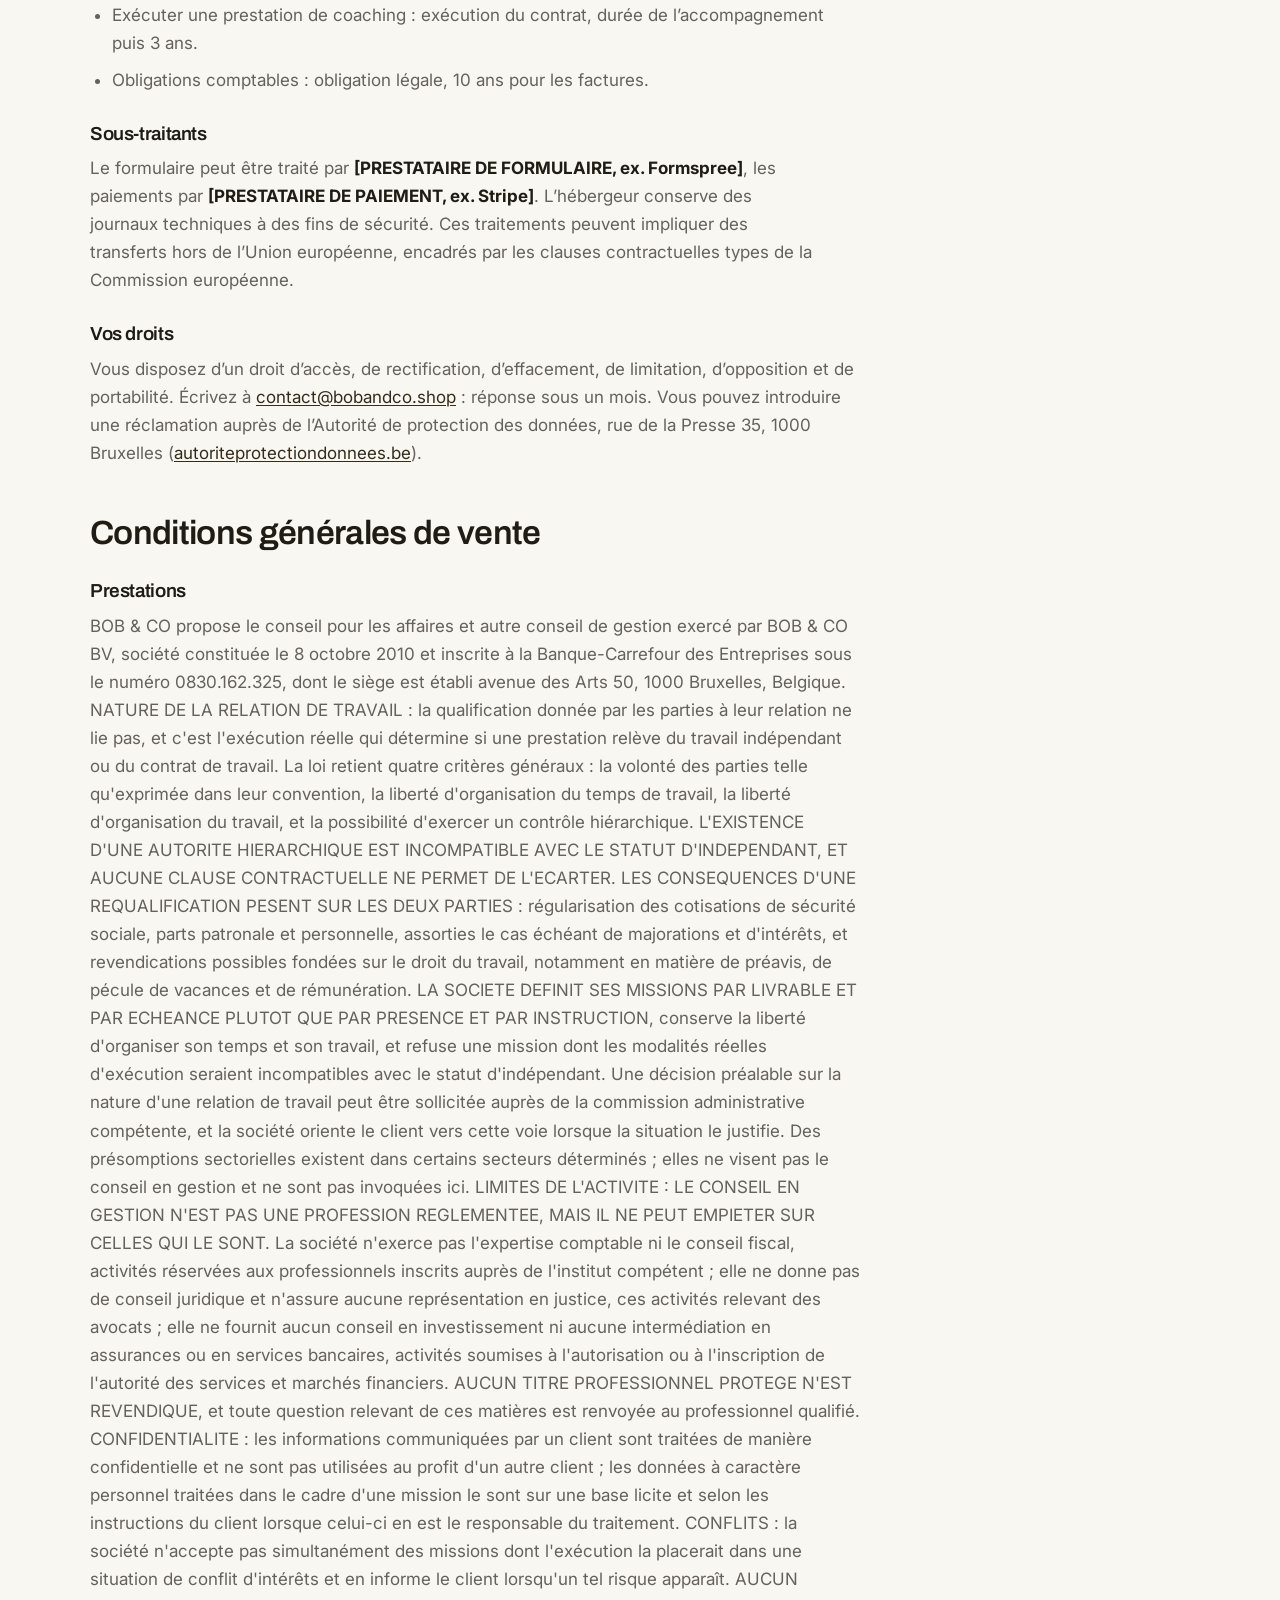
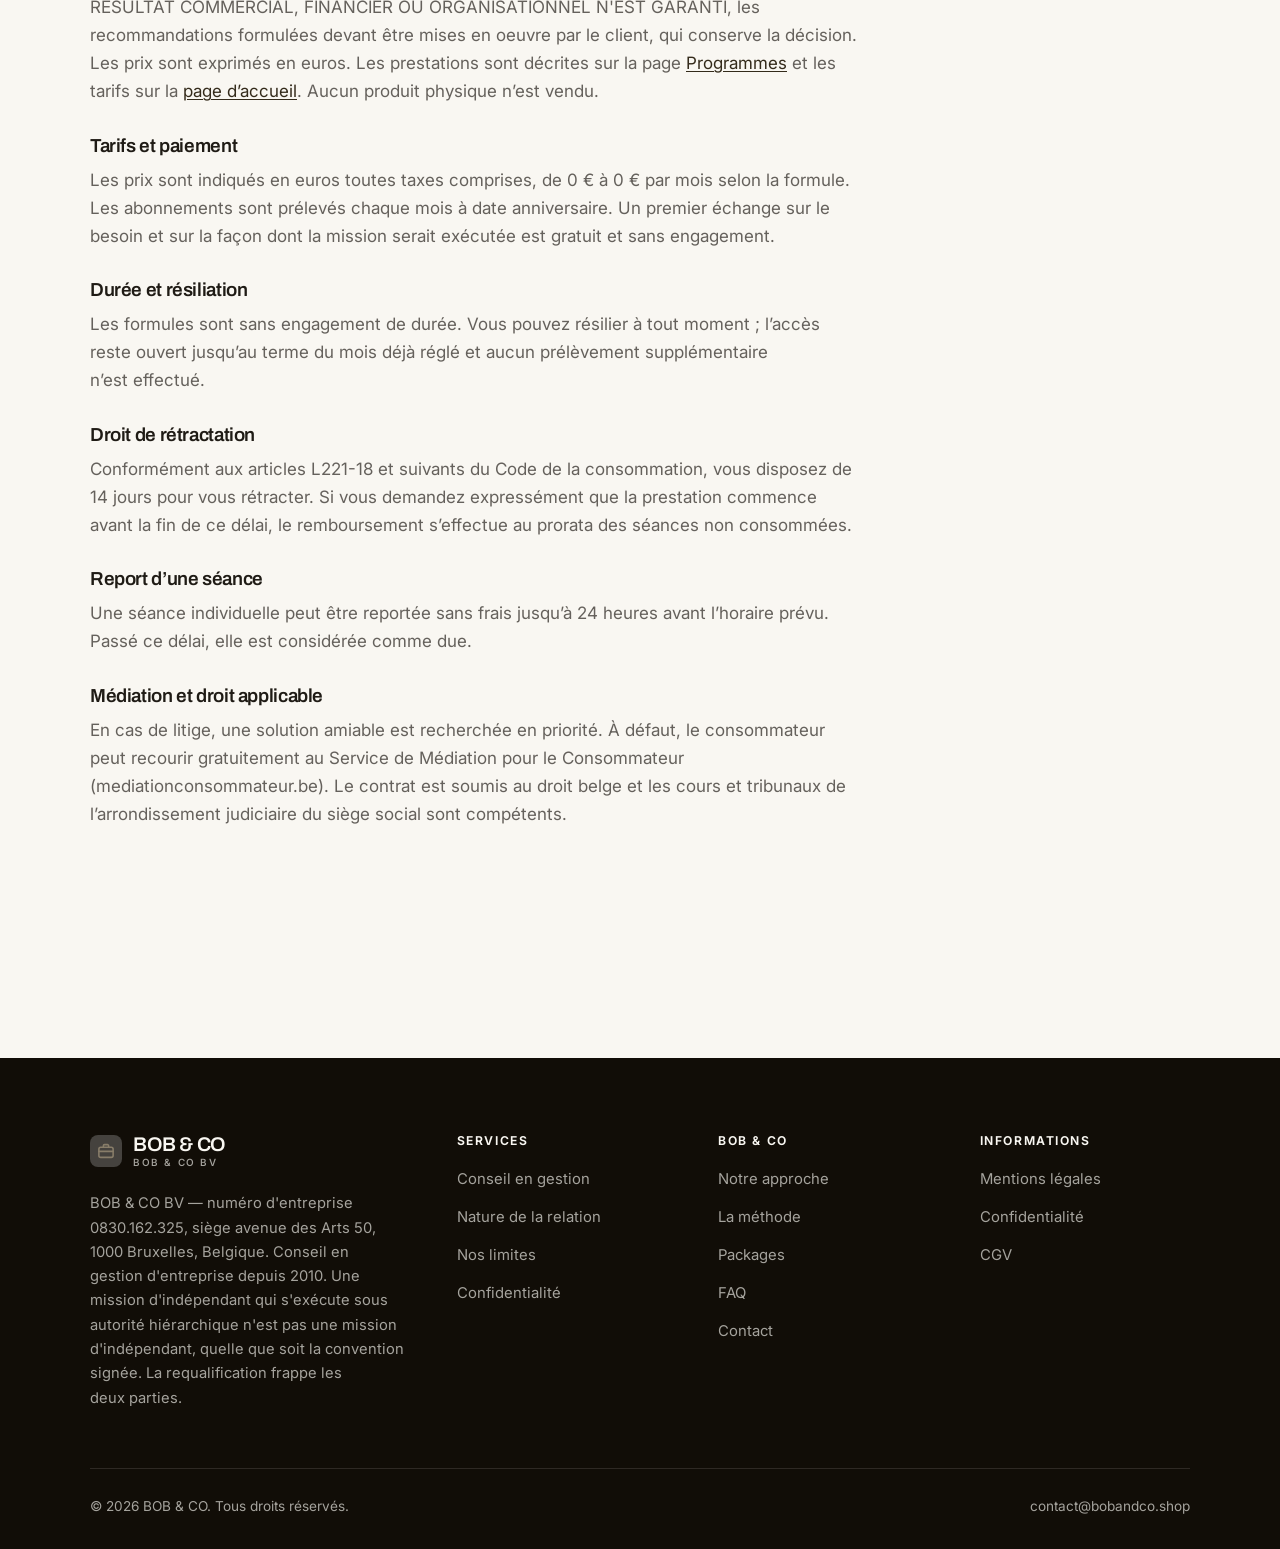
<file: mentions-legales.html>
<!DOCTYPE html>
<html lang="fr" class="no-js">
<head>
<meta charset="utf-8">
<meta name="viewport" content="width=device-width, initial-scale=1">
<title>Mentions légales, confidentialité et CGV — BOB &amp; CO</title>
<meta name="description" content="Mentions légales, politique de confidentialité et conditions générales de vente de BOB &amp; CO.">
<meta name="robots" content="noindex">

<meta property="og:type" content="website">
<meta property="og:url" content="https://bobandco.shop/mentions-legales.html">
<meta property="og:site_name" content="BOB &amp; CO">
<meta property="og:locale" content="fr_FR">
<meta property="og:title" content="Mentions légales, confidentialité et CGV — BOB &amp; CO">
<meta property="og:description" content="Mentions légales, politique de confidentialité et conditions générales de vente de BOB &amp; CO.">
<meta name="theme-color" content="#110d07">

<link rel="icon" href="assets/img/favicon.svg" type="image/svg+xml">
<link rel="preconnect" href="https://fonts.googleapis.com">
<link rel="preconnect" href="https://fonts.gstatic.com" crossorigin>
<link rel="stylesheet" href="https://fonts.googleapis.com/css2?family=Archivo:wght@400;500;600;700&family=Inter:wght@400..700&display=swap">
<link rel="stylesheet" href="assets/css/style.css">

<!-- Thème appliqué avant le premier rendu (évite le flash) -->
<script>
document.documentElement.classList.remove('no-js');
(function(){try{var t=localStorage.getItem('site-theme');if(t){document.documentElement.setAttribute('data-theme',t);}}catch(e){}})();
</script>
</head>

<body>
<a class="skip-link" href="#main">Aller au contenu principal</a>

<header class="site-header">
  <nav class="wrap nav" aria-label="Navigation principale">
    <a class="brand" href="index.html">
      <svg class="brand__mark" viewBox="0 0 64 64" aria-hidden="true">
        <rect class="bm-bg" width="64" height="64" rx="16"/>
        <g class="bm-ic" transform="translate(14 14) scale(1.5)" fill="none" stroke-width="2.1" stroke-linecap="round" stroke-linejoin="round"><rect x="2.5" y="7" width="19" height="13.5" rx="2.5"/><path d="M8.5 7V5a1.5 1.5 0 0 1 1.5-1.5h4A1.5 1.5 0 0 1 15.5 5v2M2.5 12.5h19"/></g>
      </svg>
      <span>BOB &amp; CO<span class="brand__sub">BOB &amp; CO BV</span></span>
    </a>

    <ul class="nav__links" id="nav-links">
      <li><a href="index.html">Accueil</a></li>
      <li><a href="programmes.html">Services</a></li>
      <li><a href="index.html#tarifs">Packages</a></li>
      <li><a href="a-propos.html">Notre approche</a></li>
      <li><a href="contact.html">Contact</a></li>
      <li><a class="btn btn--primary" href="contact.html">Parler d'une mission</a></li>
    </ul>

    <div class="nav__cta">
      <button class="theme-toggle" type="button" aria-label="Passer en thème sombre">
        <svg class="icon-sun" viewBox="0 0 24 24" fill="none" stroke="currentColor" stroke-width="1.8" stroke-linecap="round" aria-hidden="true"><circle cx="12" cy="12" r="4"/><path d="M12 2v2m0 16v2M2 12h2m16 0h2M4.9 4.9l1.4 1.4m11.4 11.4 1.4 1.4M19.1 4.9l-1.4 1.4M6.3 17.7l-1.4 1.4"/></svg>
        <svg class="icon-moon" viewBox="0 0 24 24" fill="none" stroke="currentColor" stroke-width="1.8" stroke-linecap="round" stroke-linejoin="round" aria-hidden="true"><path d="M21 12.8A9 9 0 1 1 11.2 3a7 7 0 0 0 9.8 9.8z"/></svg>
      </button>
      <a class="btn btn--primary" href="contact.html">Parler d'une mission</a>
      <button class="nav__toggle" type="button" aria-expanded="false" aria-controls="nav-links" aria-label="Ouvrir le menu">
        <svg class="icon-open" viewBox="0 0 24 24" fill="none" stroke="currentColor" stroke-width="2" stroke-linecap="round" aria-hidden="true"><path d="M3 6h18M3 12h18M3 18h18"/></svg>
        <svg class="icon-close" viewBox="0 0 24 24" fill="none" stroke="currentColor" stroke-width="2" stroke-linecap="round" aria-hidden="true"><path d="M6 6l12 12M18 6L6 18"/></svg>
      </button>
    </div>
  </nav>
</header>

<main id="main">

<section class="page-head">
  <div class="wrap">
    <nav class="breadcrumb" aria-label="Fil d'Ariane">
      <a href="index.html">Accueil</a><span>/</span><span aria-current="page">Mentions légales</span>
    </nav>
    <h1>Mentions légales et conditions</h1>
    <p>Dernière mise à jour : <time datetime="2026-11-04">4 novembre 2026</time></p>
  </div>
</section>

<section class="section wrap">
  <div class="prose">

    <!--
      À COMPLÉTER : ce document est un squelette, pas un conseil juridique.
      Remplacez chaque [CROCHET] par vos informations réelles.
      En Belgique, le prestataire d’un service de la société de l’information doit
      communiquer son identité et son numéro d’entreprise (art. XII.6 du Code de
      droit économique).
    -->

    <h2 id="editeur">Éditeur du site</h2>
    <p>
      Le site <strong>bobandco.shop</strong> est édité par <strong>BOB &amp; CO</strong>,
      BV de droit belge, inscrite à la Banque-Carrefour des
      Entreprises sous le numéro d’entreprise <strong>0830.162.325</strong>.
    </p>
    <ul>
      <li>Siège social : 50 Avenue des Arts, 1000 Bruxelles, Belgique</li>
      <li>E-mail : <a href="mailto:contact@bobandco.shop">contact@bobandco.shop</a></li>
      <li>Numéro de TVA : BE 0830.162.325</li>
      <li>Registre des personnes morales : Tribunal de l'entreprise francophone de Bruxelles</li>
    </ul>

    <h3>Hébergement</h3>
    <p>
      Le site est hébergé par <strong>GitHub Pages</strong> : GitHub, Inc., 88 Colin P. Kelly Jr. Street,
      San Francisco, CA 94107, États-Unis. Le nom de domaine est enregistré chez Namecheap, Inc.
    </p>

    <h3>Propriété intellectuelle</h3>
    <p>
      Les contenus du site (textes, illustrations, identité visuelle, supports pédagogiques) sont
      protégés par le droit d’auteur. Toute reproduction sans autorisation écrite préalable est interdite.
    </p>

    <h2 id="confidentialite">Politique de confidentialité</h2>
    <p>
      BOB &amp; CO traite le minimum de données nécessaires pour répondre à vos demandes et assurer
      l’accompagnement. Aucune donnée n’est vendue ni cédée à des tiers à des fins commerciales.
    </p>
    <h3>Données collectées</h3>
    <ul>
      <li><strong>Formulaire de contact</strong> : nom, adresse e-mail, programme et niveau déclarés, contenu du message.</li>
      <li><strong>Accompagnement</strong> (clients) : travaux et enregistrements transmis, échanges écrits, historique des séances.</li>
      <li><strong>Aucun cookie de mesure d’audience ni de publicité</strong> n’est déposé par ce site.</li>
    </ul>
    <p>
      Le seul stockage local utilisé est une préférence d’affichage (thème clair ou sombre), conservée
      dans votre navigateur et jamais transmise.
    </p>
    <h3>Finalités, bases légales et durées</h3>
    <ul>
      <li>Répondre à une demande de contact : intérêt légitime, conservation 12 mois.</li>
      <li>Exécuter une prestation de coaching : exécution du contrat, durée de l’accompagnement puis 3 ans.</li>
      <li>Obligations comptables : obligation légale, 10 ans pour les factures.</li>
    </ul>
    <h3>Sous-traitants</h3>
    <p>
      Le formulaire peut être traité par <strong>[PRESTATAIRE DE FORMULAIRE, ex. Formspree]</strong>, les paiements
      par <strong>[PRESTATAIRE DE PAIEMENT, ex. Stripe]</strong>. L’hébergeur conserve des journaux techniques à des
      fins de sécurité. Ces traitements peuvent impliquer des transferts hors de l’Union européenne, encadrés par
      les clauses contractuelles types de la Commission européenne.
    </p>
    <h3>Vos droits</h3>
    <p>
      Vous disposez d’un droit d’accès, de rectification, d’effacement, de limitation, d’opposition et de
      portabilité. Écrivez à <a href="mailto:contact@bobandco.shop">contact@bobandco.shop</a> : réponse sous un mois. Vous pouvez
      introduire une réclamation auprès de l’Autorité de protection des données, rue de la Presse 35, 1000 Bruxelles (<a href="https://www.autoriteprotectiondonnees.be" rel="noopener" target="_blank">autoriteprotectiondonnees.be</a>).
    </p>

    <h2 id="cgv">Conditions générales de vente</h2>
    <h3>Prestations</h3>
    <p>
      BOB &amp; CO propose le conseil pour les affaires et autre conseil de gestion exercé par BOB &amp; CO BV, société constituée le 8 octobre 2010 et inscrite à la Banque-Carrefour des Entreprises sous le numéro 0830.162.325, dont le siège est établi avenue des Arts 50, 1000 Bruxelles, Belgique. NATURE DE LA RELATION DE TRAVAIL : la qualification donnée par les parties à leur relation ne lie pas, et c'est l'exécution réelle qui détermine si une prestation relève du travail indépendant ou du contrat de travail. La loi retient quatre critères généraux : la volonté des parties telle qu'exprimée dans leur convention, la liberté d'organisation du temps de travail, la liberté d'organisation du travail, et la possibilité d'exercer un contrôle hiérarchique. L'EXISTENCE D'UNE AUTORITE HIERARCHIQUE EST INCOMPATIBLE AVEC LE STATUT D'INDEPENDANT, ET AUCUNE CLAUSE CONTRACTUELLE NE PERMET DE L'ECARTER. LES CONSEQUENCES D'UNE REQUALIFICATION PESENT SUR LES DEUX PARTIES : régularisation des cotisations de sécurité sociale, parts patronale et personnelle, assorties le cas échéant de majorations et d'intérêts, et revendications possibles fondées sur le droit du travail, notamment en matière de préavis, de pécule de vacances et de rémunération. LA SOCIETE DEFINIT SES MISSIONS PAR LIVRABLE ET PAR ECHEANCE PLUTOT QUE PAR PRESENCE ET PAR INSTRUCTION, conserve la liberté d'organiser son temps et son travail, et refuse une mission dont les modalités réelles d'exécution seraient incompatibles avec le statut d'indépendant. Une décision préalable sur la nature d'une relation de travail peut être sollicitée auprès de la commission administrative compétente, et la société oriente le client vers cette voie lorsque la situation le justifie. Des présomptions sectorielles existent dans certains secteurs déterminés ; elles ne visent pas le conseil en gestion et ne sont pas invoquées ici. LIMITES DE L'ACTIVITE : LE CONSEIL EN GESTION N'EST PAS UNE PROFESSION REGLEMENTEE, MAIS IL NE PEUT EMPIETER SUR CELLES QUI LE SONT. La société n'exerce pas l'expertise comptable ni le conseil fiscal, activités réservées aux professionnels inscrits auprès de l'institut compétent ; elle ne donne pas de conseil juridique et n'assure aucune représentation en justice, ces activités relevant des avocats ; elle ne fournit aucun conseil en investissement ni aucune intermédiation en assurances ou en services bancaires, activités soumises à l'autorisation ou à l'inscription de l'autorité des services et marchés financiers. AUCUN TITRE PROFESSIONNEL PROTEGE N'EST REVENDIQUE, et toute question relevant de ces matières est renvoyée au professionnel qualifié. CONFIDENTIALITE : les informations communiquées par un client sont traitées de manière confidentielle et ne sont pas utilisées au profit d'un autre client ; les données à caractère personnel traitées dans le cadre d'une mission le sont sur une base licite et selon les instructions du client lorsque celui-ci en est le responsable du traitement. CONFLITS : la société n'accepte pas simultanément des missions dont l'exécution la placerait dans une situation de conflit d'intérêts et en informe le client lorsqu'un tel risque apparaît. AUCUN RESULTAT COMMERCIAL, FINANCIER OU ORGANISATIONNEL N'EST GARANTI, les recommandations formulées devant être mises en oeuvre par le client, qui conserve la décision. Les prix sont exprimés en euros. Les prestations sont décrites sur la page
      <a href="programmes.html">Programmes</a> et les tarifs sur la <a href="index.html#tarifs">page d’accueil</a>.
      Aucun produit physique n’est vendu.
    </p>
    <h3>Tarifs et paiement</h3>
    <p>
      Les prix sont indiqués en euros toutes taxes comprises, de 0 € à 0 € par mois
      selon la formule. Les abonnements sont prélevés chaque mois à date anniversaire. Un premier échange sur le besoin et sur la façon dont la mission serait exécutée est gratuit et sans engagement.
    </p>
    <h3>Durée et résiliation</h3>
    <p>
      Les formules sont sans engagement de durée. Vous pouvez résilier à tout moment ; l’accès reste ouvert
      jusqu’au terme du mois déjà réglé et aucun prélèvement supplémentaire n’est effectué.
    </p>
    <h3>Droit de rétractation</h3>
    <p>
      Conformément aux articles L221-18 et suivants du Code de la consommation, vous disposez de 14 jours pour
      vous rétracter. Si vous demandez expressément que la prestation commence avant la fin de ce délai, le
      remboursement s’effectue au prorata des séances non consommées.
    </p>
    <h3>Report d’une séance</h3>
    <p>
      Une séance individuelle peut être reportée sans frais jusqu’à 24 heures avant l’horaire prévu. Passé ce
      délai, elle est considérée comme due.
    </p>
    <h3>Médiation et droit applicable</h3>
    <p>
      En cas de litige, une solution amiable est recherchée en priorité. À défaut, le consommateur peut recourir
      gratuitement au Service de Médiation pour le Consommateur (mediationconsommateur.be). Le contrat est soumis au droit belge et les cours et tribunaux de l’arrondissement judiciaire du siège social sont compétents.
    </p>

  </div>
</section>

</main>

<footer class="site-footer">
  <div class="wrap">
    <div class="footer__grid">
      <div class="footer__brand">
        <a class="brand" href="index.html">
          <svg class="brand__mark" viewBox="0 0 64 64" aria-hidden="true">
        <rect class="bm-bg" width="64" height="64" rx="16"/>
        <g class="bm-ic" transform="translate(14 14) scale(1.5)" fill="none" stroke-width="2.1" stroke-linecap="round" stroke-linejoin="round"><rect x="2.5" y="7" width="19" height="13.5" rx="2.5"/><path d="M8.5 7V5a1.5 1.5 0 0 1 1.5-1.5h4A1.5 1.5 0 0 1 15.5 5v2M2.5 12.5h19"/></g>
      </svg>
          <span>BOB &amp; CO<span class="brand__sub">BOB &amp; CO BV</span></span>
        </a>
        <p>BOB &amp; CO BV — numéro d'entreprise 0830.162.325, siège avenue des Arts 50, 1000 Bruxelles, Belgique. Conseil en gestion d'entreprise depuis 2010. Une mission d'indépendant qui s'exécute sous autorité hiérarchique n'est pas une mission d'indépendant, quelle que soit la convention signée. La requalification frappe les deux parties.</p>
      </div>

      <div class="footer__col">
        <h4>Services</h4>
        <ul>
          <li><a href="programmes.html#conseil">Conseil en gestion</a></li>
          <li><a href="programmes.html#relation">Nature de la relation</a></li>
          <li><a href="programmes.html#limites">Nos limites</a></li>
          <li><a href="programmes.html#confidentialite">Confidentialité</a></li>
        </ul>
      </div>

      <div class="footer__col">
        <h4>BOB &amp; CO</h4>
        <ul>
          <li><a href="a-propos.html">Notre approche</a></li>
          <li><a href="index.html#methode">La méthode</a></li>
          <li><a href="index.html#tarifs">Packages</a></li>
          <li><a href="index.html#faq">FAQ</a></li>
          <li><a href="contact.html">Contact</a></li>
        </ul>
      </div>

      <div class="footer__col">
        <h4>Informations</h4>
        <ul>
          <li><a href="mentions-legales.html">Mentions légales</a></li>
          <li><a href="mentions-legales.html#confidentialite">Confidentialité</a></li>
          <li><a href="mentions-legales.html#cgv">CGV</a></li>
        </ul>
      </div>
    </div>

    <div class="footer__bottom">
      <p>© <span data-year>2026</span> BOB &amp; CO. Tous droits réservés.</p>
      <p><a href="mailto:contact@bobandco.shop">contact@bobandco.shop</a></p>
    </div>
  </div>
</footer>

<script src="assets/js/main.js" defer></script>
</body>
</html>
</file>
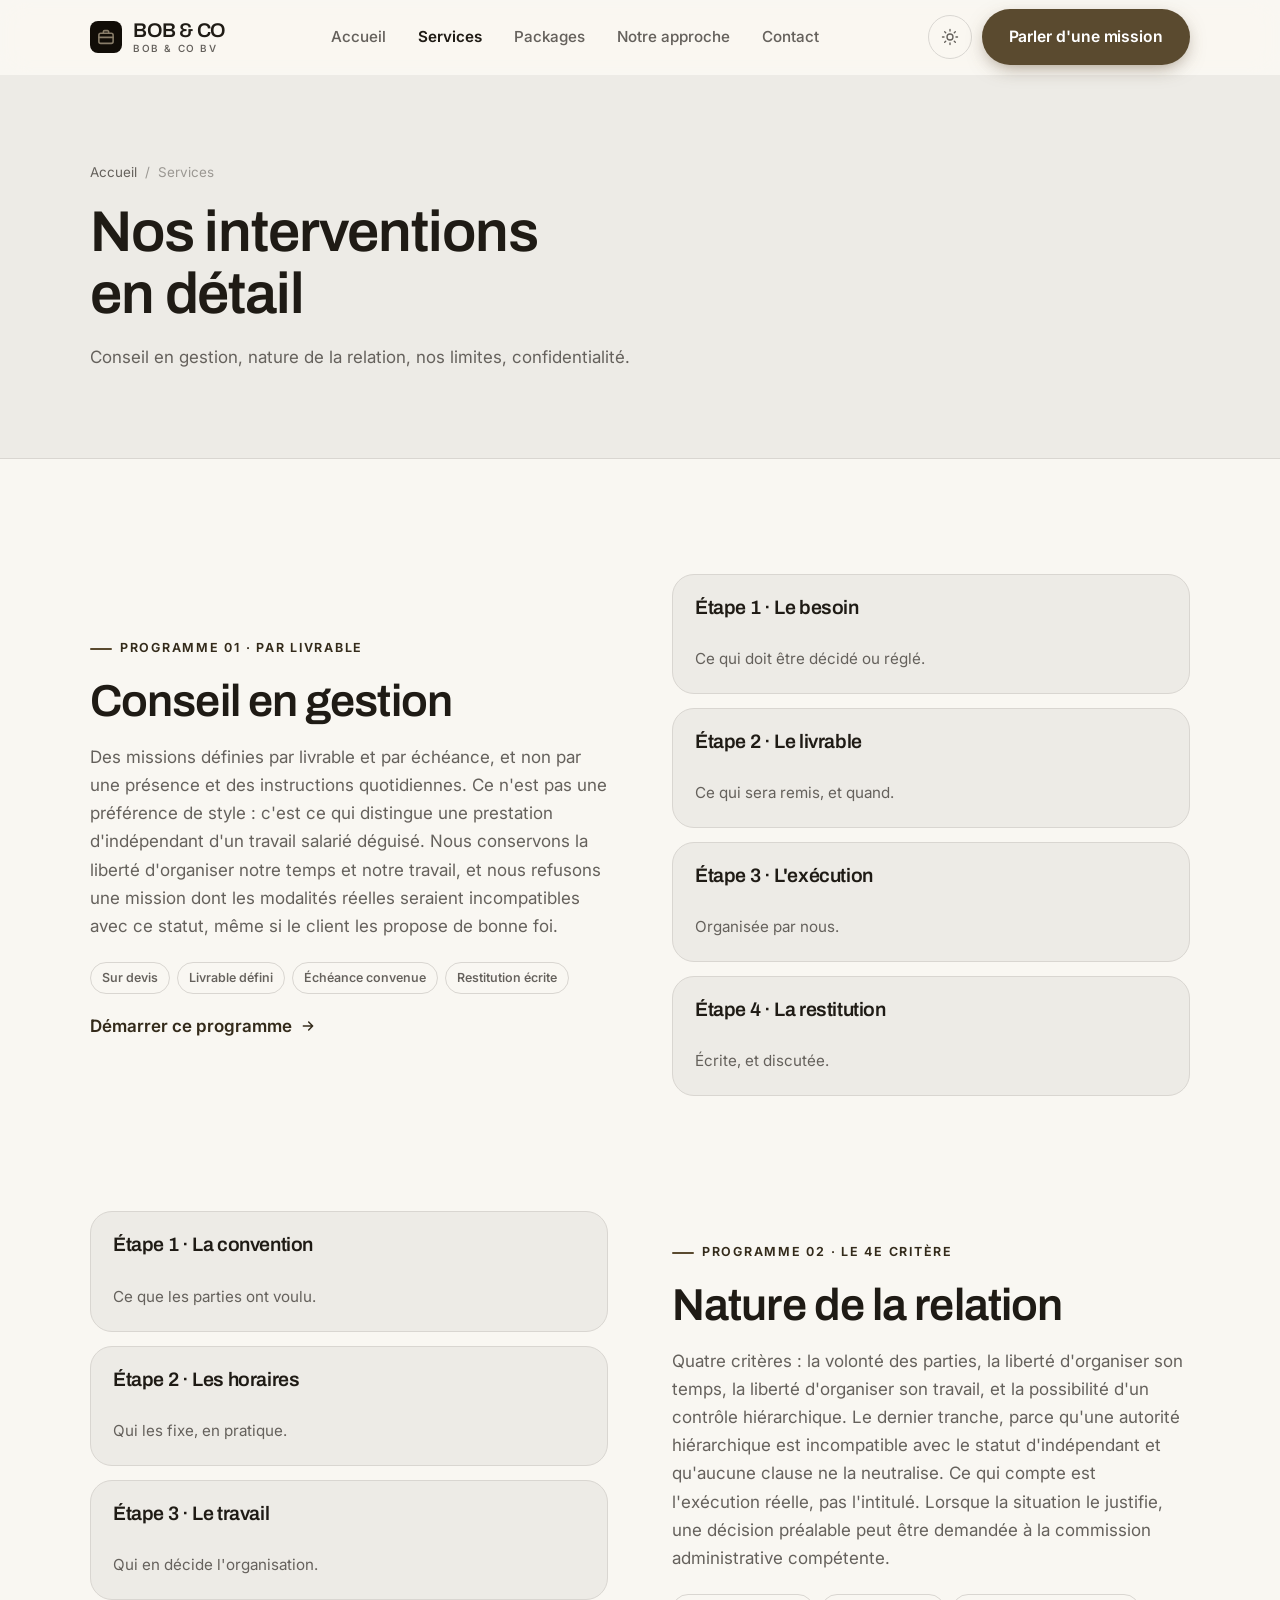
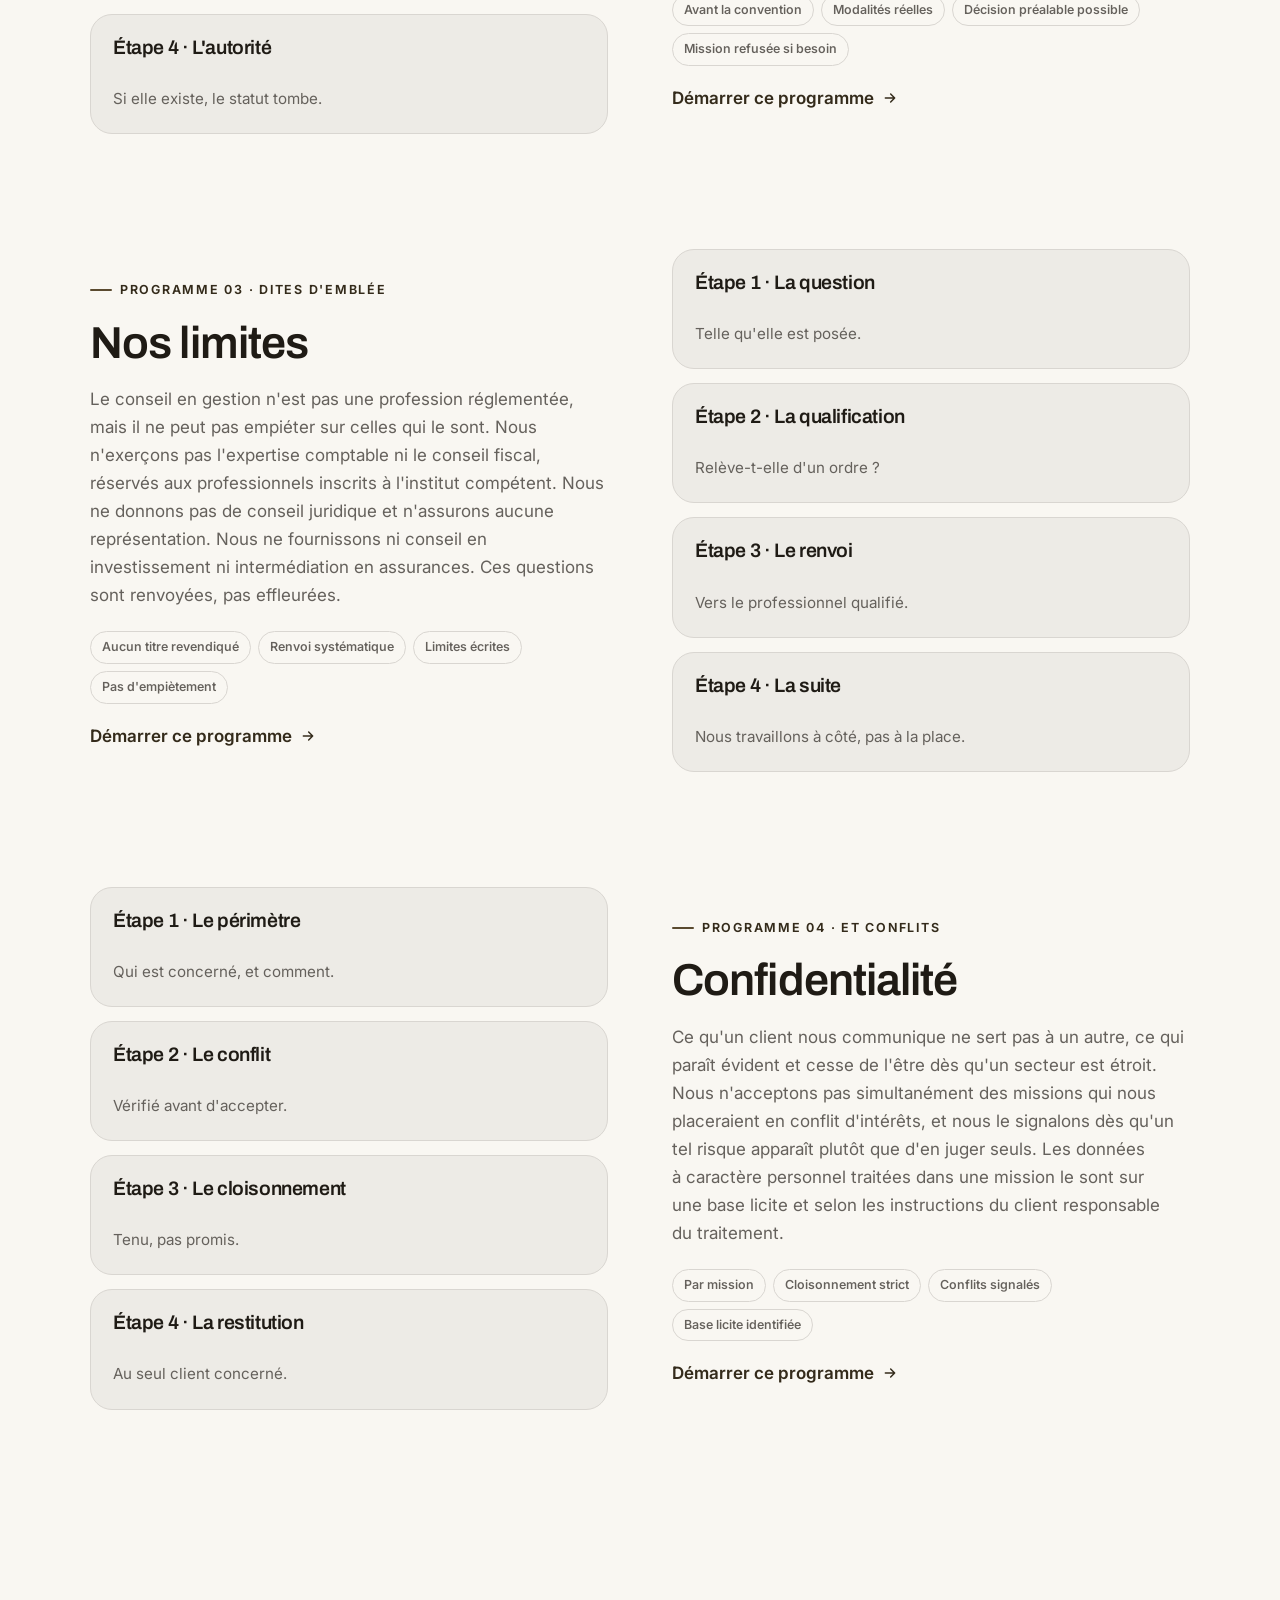
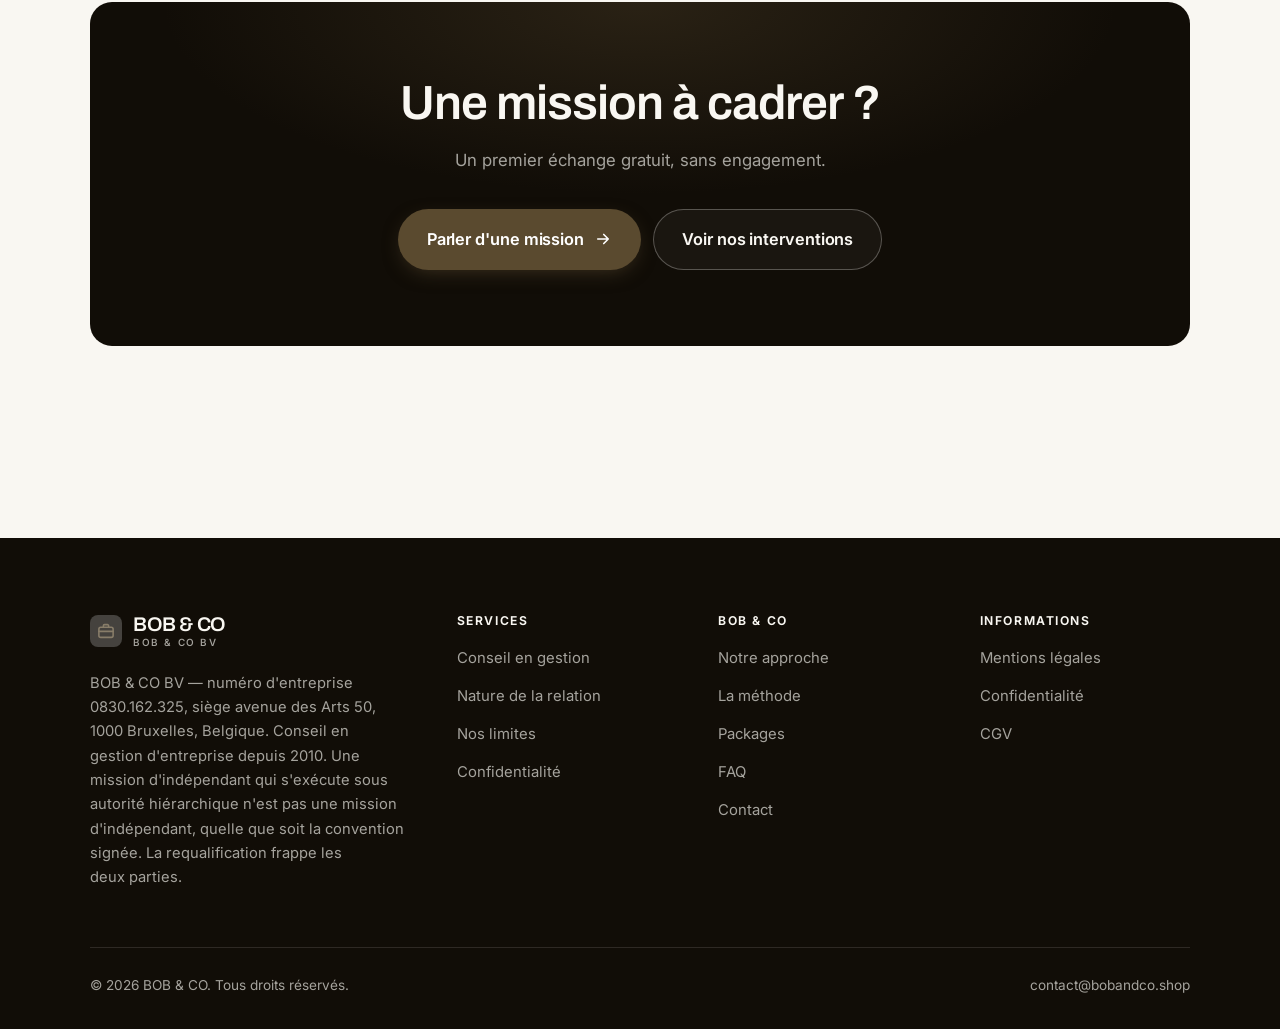
<file: programmes.html>
<!DOCTYPE html>
<html lang="fr" class="no-js">
<head>
<meta charset="utf-8">
<meta name="viewport" content="width=device-width, initial-scale=1">
<title>Services — BOB &amp; CO</title>
<meta name="description" content="Ce que fait BOB &amp; CO BV : conseil en gestion d'entreprise à Bruxelles, avec la nature de la relation de travail posée avant la convention.">
<link rel="canonical" href="https://bobandco.shop/programmes.html">

<meta property="og:type" content="website">
<meta property="og:url" content="https://bobandco.shop/programmes.html">
<meta property="og:site_name" content="BOB &amp; CO">
<meta property="og:locale" content="fr_FR">
<meta property="og:title" content="Services — BOB &amp; CO">
<meta property="og:description" content="Ce que fait BOB &amp; CO BV : conseil en gestion d'entreprise à Bruxelles, avec la nature de la relation de travail posée avant la convention.">
<meta name="theme-color" content="#110d07">

<link rel="icon" href="assets/img/favicon.svg" type="image/svg+xml">
<link rel="preconnect" href="https://fonts.googleapis.com">
<link rel="preconnect" href="https://fonts.gstatic.com" crossorigin>
<link rel="stylesheet" href="https://fonts.googleapis.com/css2?family=Archivo:wght@400;500;600;700&family=Inter:wght@400..700&display=swap">
<link rel="stylesheet" href="assets/css/style.css">

<!-- Thème appliqué avant le premier rendu (évite le flash) -->
<script>
document.documentElement.classList.remove('no-js');
(function(){try{var t=localStorage.getItem('site-theme');if(t){document.documentElement.setAttribute('data-theme',t);}}catch(e){}})();
</script>
</head>

<body>
<a class="skip-link" href="#main">Aller au contenu principal</a>

<header class="site-header">
  <nav class="wrap nav" aria-label="Navigation principale">
    <a class="brand" href="index.html">
      <svg class="brand__mark" viewBox="0 0 64 64" aria-hidden="true">
        <rect class="bm-bg" width="64" height="64" rx="16"/>
        <g class="bm-ic" transform="translate(14 14) scale(1.5)" fill="none" stroke-width="2.1" stroke-linecap="round" stroke-linejoin="round"><rect x="2.5" y="7" width="19" height="13.5" rx="2.5"/><path d="M8.5 7V5a1.5 1.5 0 0 1 1.5-1.5h4A1.5 1.5 0 0 1 15.5 5v2M2.5 12.5h19"/></g>
      </svg>
      <span>BOB &amp; CO<span class="brand__sub">BOB &amp; CO BV</span></span>
    </a>

    <ul class="nav__links" id="nav-links">
      <li><a href="index.html">Accueil</a></li>
      <li><a href="programmes.html" aria-current="page">Services</a></li>
      <li><a href="index.html#tarifs">Packages</a></li>
      <li><a href="a-propos.html">Notre approche</a></li>
      <li><a href="contact.html">Contact</a></li>
      <li><a class="btn btn--primary" href="contact.html">Parler d'une mission</a></li>
    </ul>

    <div class="nav__cta">
      <button class="theme-toggle" type="button" aria-label="Passer en thème sombre">
        <svg class="icon-sun" viewBox="0 0 24 24" fill="none" stroke="currentColor" stroke-width="1.8" stroke-linecap="round" aria-hidden="true"><circle cx="12" cy="12" r="4"/><path d="M12 2v2m0 16v2M2 12h2m16 0h2M4.9 4.9l1.4 1.4m11.4 11.4 1.4 1.4M19.1 4.9l-1.4 1.4M6.3 17.7l-1.4 1.4"/></svg>
        <svg class="icon-moon" viewBox="0 0 24 24" fill="none" stroke="currentColor" stroke-width="1.8" stroke-linecap="round" stroke-linejoin="round" aria-hidden="true"><path d="M21 12.8A9 9 0 1 1 11.2 3a7 7 0 0 0 9.8 9.8z"/></svg>
      </button>
      <a class="btn btn--primary" href="contact.html">Parler d'une mission</a>
      <button class="nav__toggle" type="button" aria-expanded="false" aria-controls="nav-links" aria-label="Ouvrir le menu">
        <svg class="icon-open" viewBox="0 0 24 24" fill="none" stroke="currentColor" stroke-width="2" stroke-linecap="round" aria-hidden="true"><path d="M3 6h18M3 12h18M3 18h18"/></svg>
        <svg class="icon-close" viewBox="0 0 24 24" fill="none" stroke="currentColor" stroke-width="2" stroke-linecap="round" aria-hidden="true"><path d="M6 6l12 12M18 6L6 18"/></svg>
      </button>
    </div>
  </nav>
</header>

<main id="main">

<section class="page-head">
  <div class="wrap">
    <nav class="breadcrumb" aria-label="Fil d’Ariane">
      <a href="index.html">Accueil</a><span>/</span><span aria-current="page">Services</span>
    </nav>
    <h1>Nos interventions en détail</h1>
    <p>Conseil en gestion, nature de la relation, nos limites, confidentialité.</p>
  </div>
</section>

<section class="section wrap" id="conseil">
  <div class="split reveal">
    <div>
      <span class="eyebrow">Programme 01 · Par livrable</span>
      <h2>Conseil en gestion</h2>
      <p>Des missions définies par livrable et par échéance, et non par une présence et des instructions quotidiennes. Ce n'est pas une préférence de style : c'est ce qui distingue une prestation d'indépendant d'un travail salarié déguisé. Nous conservons la liberté d'organiser notre temps et notre travail, et nous refusons une mission dont les modalités réelles seraient incompatibles avec ce statut, même si le client les propose de bonne foi.</p>
      <ul class="tags"><li>Sur devis</li><li>Livrable défini</li><li>Échéance convenue</li><li>Restitution écrite</li></ul>
      <p><a class="arrow-link" href="contact.html">Démarrer ce programme <svg viewBox="0 0 24 24" fill="none" stroke="currentColor" stroke-width="2.2" stroke-linecap="round" stroke-linejoin="round" aria-hidden="true"><path d="M5 12h14M13 6l6 6-6 6"/></svg></a></p>
    </div>
    <div class="grid grid--2 grid--tight">
      <article class="card card--sm">
        <h3>Étape 1 · Le besoin</h3>
        <p>Ce qui doit être décidé ou réglé.</p>
      </article>
      <article class="card card--sm">
        <h3>Étape 2 · Le livrable</h3>
        <p>Ce qui sera remis, et quand.</p>
      </article>
      <article class="card card--sm">
        <h3>Étape 3 · L'exécution</h3>
        <p>Organisée par nous.</p>
      </article>
      <article class="card card--sm">
        <h3>Étape 4 · La restitution</h3>
        <p>Écrite, et discutée.</p>
      </article>
    </div>
  </div>
</section>

<section class="section section--flush wrap" id="relation">
  <div class="split reveal">
    <div class="grid grid--2 grid--tight">
      <article class="card card--sm">
        <h3>Étape 1 · La convention</h3>
        <p>Ce que les parties ont voulu.</p>
      </article>
      <article class="card card--sm">
        <h3>Étape 2 · Les horaires</h3>
        <p>Qui les fixe, en pratique.</p>
      </article>
      <article class="card card--sm">
        <h3>Étape 3 · Le travail</h3>
        <p>Qui en décide l'organisation.</p>
      </article>
      <article class="card card--sm">
        <h3>Étape 4 · L'autorité</h3>
        <p>Si elle existe, le statut tombe.</p>
      </article>
    </div>
    <div>
      <span class="eyebrow">Programme 02 · Le 4e critère</span>
      <h2>Nature de la relation</h2>
      <p>Quatre critères : la volonté des parties, la liberté d'organiser son temps, la liberté d'organiser son travail, et la possibilité d'un contrôle hiérarchique. Le dernier tranche, parce qu'une autorité hiérarchique est incompatible avec le statut d'indépendant et qu'aucune clause ne la neutralise. Ce qui compte est l'exécution réelle, pas l'intitulé. Lorsque la situation le justifie, une décision préalable peut être demandée à la commission administrative compétente.</p>
      <ul class="tags"><li>Avant la convention</li><li>Modalités réelles</li><li>Décision préalable possible</li><li>Mission refusée si besoin</li></ul>
      <p><a class="arrow-link" href="contact.html">Démarrer ce programme <svg viewBox="0 0 24 24" fill="none" stroke="currentColor" stroke-width="2.2" stroke-linecap="round" stroke-linejoin="round" aria-hidden="true"><path d="M5 12h14M13 6l6 6-6 6"/></svg></a></p>
    </div>
  </div>
</section>

<section class="section section--flush wrap" id="limites">
  <div class="split reveal">
    <div>
      <span class="eyebrow">Programme 03 · Dites d'emblée</span>
      <h2>Nos limites</h2>
      <p>Le conseil en gestion n'est pas une profession réglementée, mais il ne peut pas empiéter sur celles qui le sont. Nous n'exerçons pas l'expertise comptable ni le conseil fiscal, réservés aux professionnels inscrits à l'institut compétent. Nous ne donnons pas de conseil juridique et n'assurons aucune représentation. Nous ne fournissons ni conseil en investissement ni intermédiation en assurances. Ces questions sont renvoyées, pas effleurées.</p>
      <ul class="tags"><li>Aucun titre revendiqué</li><li>Renvoi systématique</li><li>Limites écrites</li><li>Pas d'empiètement</li></ul>
      <p><a class="arrow-link" href="contact.html">Démarrer ce programme <svg viewBox="0 0 24 24" fill="none" stroke="currentColor" stroke-width="2.2" stroke-linecap="round" stroke-linejoin="round" aria-hidden="true"><path d="M5 12h14M13 6l6 6-6 6"/></svg></a></p>
    </div>
    <div class="grid grid--2 grid--tight">
      <article class="card card--sm">
        <h3>Étape 1 · La question</h3>
        <p>Telle qu'elle est posée.</p>
      </article>
      <article class="card card--sm">
        <h3>Étape 2 · La qualification</h3>
        <p>Relève-t-elle d'un ordre ?</p>
      </article>
      <article class="card card--sm">
        <h3>Étape 3 · Le renvoi</h3>
        <p>Vers le professionnel qualifié.</p>
      </article>
      <article class="card card--sm">
        <h3>Étape 4 · La suite</h3>
        <p>Nous travaillons à côté, pas à la place.</p>
      </article>
    </div>
  </div>
</section>

<section class="section section--flush wrap" id="confidentialite">
  <div class="split reveal">
    <div class="grid grid--2 grid--tight">
      <article class="card card--sm">
        <h3>Étape 1 · Le périmètre</h3>
        <p>Qui est concerné, et comment.</p>
      </article>
      <article class="card card--sm">
        <h3>Étape 2 · Le conflit</h3>
        <p>Vérifié avant d'accepter.</p>
      </article>
      <article class="card card--sm">
        <h3>Étape 3 · Le cloisonnement</h3>
        <p>Tenu, pas promis.</p>
      </article>
      <article class="card card--sm">
        <h3>Étape 4 · La restitution</h3>
        <p>Au seul client concerné.</p>
      </article>
    </div>
    <div>
      <span class="eyebrow">Programme 04 · Et conflits</span>
      <h2>Confidentialité</h2>
      <p>Ce qu'un client nous communique ne sert pas à un autre, ce qui paraît évident et cesse de l'être dès qu'un secteur est étroit. Nous n'acceptons pas simultanément des missions qui nous placeraient en conflit d'intérêts, et nous le signalons dès qu'un tel risque apparaît plutôt que d'en juger seuls. Les données à caractère personnel traitées dans une mission le sont sur une base licite et selon les instructions du client responsable du traitement.</p>
      <ul class="tags"><li>Par mission</li><li>Cloisonnement strict</li><li>Conflits signalés</li><li>Base licite identifiée</li></ul>
      <p><a class="arrow-link" href="contact.html">Démarrer ce programme <svg viewBox="0 0 24 24" fill="none" stroke="currentColor" stroke-width="2.2" stroke-linecap="round" stroke-linejoin="round" aria-hidden="true"><path d="M5 12h14M13 6l6 6-6 6"/></svg></a></p>
    </div>
  </div>
</section>

<section class="wrap section--tight">
  <div class="cta-band reveal">
    <h2>Une mission à cadrer ?</h2>
    <p>Un premier échange gratuit, sans engagement.</p>
    <div class="hero__actions">
      <a class="btn btn--primary btn--lg" href="contact.html">Parler d'une mission <svg viewBox="0 0 24 24" fill="none" stroke="currentColor" stroke-width="2.2" stroke-linecap="round" stroke-linejoin="round" aria-hidden="true"><path d="M5 12h14M13 6l6 6-6 6"/></svg></a>
      <a class="btn btn--on-dark btn--lg" href="programmes.html">Voir nos interventions</a>
    </div>
  </div>
</section>

</main>

<footer class="site-footer">
  <div class="wrap">
    <div class="footer__grid">
      <div class="footer__brand">
        <a class="brand" href="index.html">
          <svg class="brand__mark" viewBox="0 0 64 64" aria-hidden="true">
        <rect class="bm-bg" width="64" height="64" rx="16"/>
        <g class="bm-ic" transform="translate(14 14) scale(1.5)" fill="none" stroke-width="2.1" stroke-linecap="round" stroke-linejoin="round"><rect x="2.5" y="7" width="19" height="13.5" rx="2.5"/><path d="M8.5 7V5a1.5 1.5 0 0 1 1.5-1.5h4A1.5 1.5 0 0 1 15.5 5v2M2.5 12.5h19"/></g>
      </svg>
          <span>BOB &amp; CO<span class="brand__sub">BOB &amp; CO BV</span></span>
        </a>
        <p>BOB &amp; CO BV — numéro d'entreprise 0830.162.325, siège avenue des Arts 50, 1000 Bruxelles, Belgique. Conseil en gestion d'entreprise depuis 2010. Une mission d'indépendant qui s'exécute sous autorité hiérarchique n'est pas une mission d'indépendant, quelle que soit la convention signée. La requalification frappe les deux parties.</p>
      </div>

      <div class="footer__col">
        <h4>Services</h4>
        <ul>
          <li><a href="programmes.html#conseil">Conseil en gestion</a></li>
          <li><a href="programmes.html#relation">Nature de la relation</a></li>
          <li><a href="programmes.html#limites">Nos limites</a></li>
          <li><a href="programmes.html#confidentialite">Confidentialité</a></li>
        </ul>
      </div>

      <div class="footer__col">
        <h4>BOB &amp; CO</h4>
        <ul>
          <li><a href="a-propos.html">Notre approche</a></li>
          <li><a href="index.html#methode">La méthode</a></li>
          <li><a href="index.html#tarifs">Packages</a></li>
          <li><a href="index.html#faq">FAQ</a></li>
          <li><a href="contact.html">Contact</a></li>
        </ul>
      </div>

      <div class="footer__col">
        <h4>Informations</h4>
        <ul>
          <li><a href="mentions-legales.html">Mentions légales</a></li>
          <li><a href="mentions-legales.html#confidentialite">Confidentialité</a></li>
          <li><a href="mentions-legales.html#cgv">CGV</a></li>
        </ul>
      </div>
    </div>

    <div class="footer__bottom">
      <p>© <span data-year>2026</span> BOB &amp; CO. Tous droits réservés.</p>
      <p><a href="mailto:contact@bobandco.shop">contact@bobandco.shop</a></p>
    </div>
  </div>
</footer>

<script src="assets/js/main.js" defer></script>
</body>
</html>
</file>
<file: assets/css/style.css>
/* BOB & CO — couleurs et polices de la marque.
   Modifier ces valeurs suffit à changer l'identité visuelle de tout le site. */
:root {
  --c-accent:    #5a4a2f;
  --c-on-accent: #ffffff;
  --c-ink:       #110d07;
  --c-paper:     #f9f7f2;

  --accent-ink-light: color-mix(in srgb, var(--c-accent) 58%, black);
  --accent-on-dark:   color-mix(in srgb, var(--c-accent) 72%, white);

  --font-display: "Archivo", system-ui, -apple-system, "Segoe UI", sans-serif;
  --font-body: "Inter", system-ui, -apple-system, "Segoe UI", sans-serif;
  --display-weight: 600;
  --display-tracking: -.02em;
}

/* ==========================================================================
   Feuille de style commune aux sites de coaching
   Les couleurs de marque (--c-accent, --c-on-accent, --c-ink, --c-paper) et
   les polices sont définies juste au-dessus, par site. Tout le reste en dérive.
   ========================================================================== */

/* --------------------------------------------------------------------------
   1. Tokens dérivés
   -------------------------------------------------------------------------- */

:root {
  /* Thème clair */
  --paper:      var(--c-paper);
  --paper-2:    color-mix(in srgb, var(--c-paper) 95%, var(--c-ink));
  --paper-3:    color-mix(in srgb, var(--c-paper) 89%, var(--c-ink));
  --line:       color-mix(in srgb, var(--c-paper) 86%, var(--c-ink));
  --text:       color-mix(in srgb, var(--c-ink) 94%, var(--c-paper));
  --muted:      color-mix(in srgb, var(--c-ink) 64%, var(--c-paper));
  --accent:     var(--c-accent);
  --accent-600: color-mix(in srgb, var(--c-accent) 86%, black);
  --accent-ink: var(--accent-ink-light);
  --on-accent:  var(--c-on-accent);
  --ink:        var(--c-ink);
  --ink-soft:   color-mix(in srgb, var(--c-ink) 90%, white);
  --on-ink:     var(--c-paper);
  --on-ink-mut: color-mix(in srgb, var(--c-paper) 64%, var(--c-ink));
  --brand-bg:   var(--c-ink);

  /* Rayons */
  --r-sm: 8px;
  --r-md: 14px;
  --r-lg: 22px;
  --r-full: 999px;

  /* Ombres */
  --sh-1: 0 1px 2px rgba(0, 0, 0, .05), 0 2px 8px rgba(0, 0, 0, .04);
  --sh-2: 0 2px 4px rgba(0, 0, 0, .05), 0 12px 32px rgba(0, 0, 0, .09);
  --sh-3: 0 4px 8px rgba(0, 0, 0, .06), 0 24px 56px rgba(0, 0, 0, .14);

  /* Rythme */
  --gutter: clamp(16px, 4vw, 40px);
  --maxw: 1180px;
  --section-y: clamp(64px, 9vw, 124px);

  --ease: cubic-bezier(.22, .61, .36, 1);
}

/* Thème sombre — suit le système, sauf si l'utilisateur a choisi « clair » */
@media (prefers-color-scheme: dark) {
  :root:not([data-theme="light"]) {
    --paper:      var(--c-ink);
    --paper-2:    color-mix(in srgb, var(--c-ink) 92%, white);
    --paper-3:    color-mix(in srgb, var(--c-ink) 86%, white);
    --line:       color-mix(in srgb, var(--c-ink) 80%, white);
    --text:       color-mix(in srgb, var(--c-paper) 94%, var(--c-ink));
    --muted:      color-mix(in srgb, var(--c-paper) 66%, var(--c-ink));
    --accent-ink: var(--accent-on-dark);
    --ink:        color-mix(in srgb, var(--c-ink) 72%, black);
    --brand-bg:   color-mix(in srgb, var(--c-ink) 80%, white);
    --sh-1: 0 1px 2px rgba(0, 0, 0, .4), 0 2px 8px rgba(0, 0, 0, .3);
    --sh-2: 0 2px 4px rgba(0, 0, 0, .4), 0 12px 32px rgba(0, 0, 0, .45);
    --sh-3: 0 4px 8px rgba(0, 0, 0, .45), 0 24px 56px rgba(0, 0, 0, .55);
  }
}

/* Thème sombre — choix explicite */
:root[data-theme="dark"] {
  --paper:      var(--c-ink);
  --paper-2:    color-mix(in srgb, var(--c-ink) 92%, white);
  --paper-3:    color-mix(in srgb, var(--c-ink) 86%, white);
  --line:       color-mix(in srgb, var(--c-ink) 80%, white);
  --text:       color-mix(in srgb, var(--c-paper) 94%, var(--c-ink));
  --muted:      color-mix(in srgb, var(--c-paper) 66%, var(--c-ink));
  --accent-ink: var(--accent-on-dark);
  --ink:        color-mix(in srgb, var(--c-ink) 72%, black);
  --brand-bg:   color-mix(in srgb, var(--c-ink) 80%, white);
  --sh-1: 0 1px 2px rgba(0, 0, 0, .4), 0 2px 8px rgba(0, 0, 0, .3);
  --sh-2: 0 2px 4px rgba(0, 0, 0, .4), 0 12px 32px rgba(0, 0, 0, .45);
  --sh-3: 0 4px 8px rgba(0, 0, 0, .45), 0 24px 56px rgba(0, 0, 0, .55);
}

/* --------------------------------------------------------------------------
   2. Reset / base
   -------------------------------------------------------------------------- */

*, *::before, *::after { box-sizing: border-box; }

* { margin: 0; }

html {
  -webkit-text-size-adjust: 100%;
  scroll-behavior: smooth;
  scroll-padding-top: 88px;
}

body {
  background: var(--paper);
  color: var(--text);
  font-family: var(--font-body);
  font-size: 17px;
  line-height: 1.65;
  -webkit-font-smoothing: antialiased;
  text-rendering: optimizeLegibility;
  overflow-x: hidden;
}

img, svg, video { display: block; max-width: 100%; height: auto; }

a { color: inherit; text-decoration: none; }

button, input, textarea, select { font: inherit; color: inherit; }

h1, h2, h3, h4 {
  font-family: var(--font-display);
  font-weight: var(--display-weight);
  line-height: 1.08;
  letter-spacing: var(--display-tracking);
  text-wrap: balance;
}

p { text-wrap: pretty; }

:focus-visible {
  outline: 3px solid var(--accent);
  outline-offset: 3px;
  border-radius: 4px;
}

::selection { background: var(--accent); color: var(--on-accent); }

/* --------------------------------------------------------------------------
   3. Utilitaires de mise en page
   -------------------------------------------------------------------------- */

.wrap {
  width: 100%;
  max-width: var(--maxw);
  margin-inline: auto;
  padding-inline: var(--gutter);
}

.section { padding-block: var(--section-y); }
.section--flush { padding-top: 0; }
.section--tight { padding-block: clamp(48px, 6vw, 80px); }

.skip-link {
  position: absolute;
  left: 12px;
  top: -100px;
  z-index: 200;
  background: var(--accent);
  color: var(--on-accent);
  padding: 12px 20px;
  border-radius: var(--r-sm);
  font-weight: 600;
  transition: top .2s var(--ease);
}
.skip-link:focus { top: 12px; }

.eyebrow {
  display: inline-flex;
  align-items: center;
  gap: 8px;
  font-size: .78rem;
  font-weight: 650;
  letter-spacing: .14em;
  text-transform: uppercase;
  color: var(--accent-ink);
  margin-bottom: 18px;
}
.eyebrow::before {
  content: "";
  width: 22px;
  height: 2px;
  background: var(--accent);
  border-radius: 2px;
}

.section-head { max-width: 62ch; margin-bottom: clamp(36px, 5vw, 60px); }
.section-head h2 { font-size: clamp(2rem, 4.4vw, 3.1rem); }
.section-head p {
  margin-top: 18px;
  color: var(--muted);
  font-size: clamp(1rem, 1.6vw, 1.12rem);
  max-width: 58ch;
}

.section-head--center { margin-inline: auto; text-align: center; }
.section-head--center .eyebrow { justify-content: center; }
.section-head--center p { margin-inline: auto; }

/* --------------------------------------------------------------------------
   4. Boutons
   -------------------------------------------------------------------------- */

.btn {
  display: inline-flex;
  align-items: center;
  justify-content: center;
  gap: 10px;
  padding: 14px 26px;
  border: 1px solid transparent;
  border-radius: var(--r-full);
  font-weight: 620;
  font-size: .98rem;
  letter-spacing: -.005em;
  cursor: pointer;
  white-space: nowrap;
  transition: transform .18s var(--ease), background-color .18s var(--ease),
              border-color .18s var(--ease), box-shadow .18s var(--ease), color .18s var(--ease);
}
.btn:hover { transform: translateY(-2px); }
.btn:active { transform: translateY(0); }

.btn--primary {
  background: var(--accent);
  color: var(--on-accent);
  box-shadow: 0 6px 20px -6px color-mix(in srgb, var(--c-accent) 65%, transparent);
}
.btn--primary:hover {
  background: var(--accent-600);
  box-shadow: 0 12px 28px -8px color-mix(in srgb, var(--c-accent) 70%, transparent);
}

.btn--ghost {
  border-color: var(--line);
  background: transparent;
  color: var(--text);
}
.btn--ghost:hover { border-color: var(--accent); color: var(--accent-ink); }

.btn--on-dark {
  border-color: color-mix(in srgb, var(--c-paper) 28%, transparent);
  color: var(--on-ink);
  background: color-mix(in srgb, var(--c-paper) 4%, transparent);
}
.btn--on-dark:hover {
  border-color: color-mix(in srgb, var(--c-paper) 60%, transparent);
  background: color-mix(in srgb, var(--c-paper) 10%, transparent);
}

.btn--lg { padding: 16px 28px; font-size: 1.02rem; }
.btn--block { width: 100%; }

.btn svg { width: 18px; height: 18px; flex: none; }

@media (max-width: 420px) {
  .btn--lg { padding: 15px 22px; font-size: 1rem; white-space: normal; text-align: center; }
}

/* Lien fléché */
.arrow-link {
  display: inline-flex;
  align-items: center;
  gap: 8px;
  font-weight: 620;
  color: var(--accent-ink);
}
.arrow-link svg { width: 16px; height: 16px; transition: transform .18s var(--ease); }
.arrow-link:hover svg { transform: translateX(4px); }

/* --------------------------------------------------------------------------
   5. En-tête / navigation
   -------------------------------------------------------------------------- */

.site-header {
  position: sticky;
  top: 0;
  z-index: 100;
  background: color-mix(in srgb, var(--paper) 82%, transparent);
  backdrop-filter: saturate(180%) blur(14px);
  -webkit-backdrop-filter: saturate(180%) blur(14px);
  border-bottom: 1px solid transparent;
  transition: border-color .25s var(--ease), background-color .25s var(--ease);
}
.site-header.is-stuck {
  border-bottom-color: var(--line);
  background: color-mix(in srgb, var(--paper) 94%, transparent);
}

.nav {
  display: flex;
  align-items: center;
  justify-content: space-between;
  gap: 24px;
  height: 74px;
}

.brand {
  display: inline-flex;
  align-items: center;
  gap: 11px;
  font-family: var(--font-display);
  font-weight: var(--display-weight);
  font-size: 1.24rem;
  letter-spacing: var(--display-tracking);
  flex: none;
  line-height: 1.1;
}
.brand__mark { width: 32px; height: 32px; flex: none; }
.brand__mark .bm-bg { fill: var(--brand-bg); }
.brand__mark .bm-ic { stroke: var(--accent-on-dark); color: var(--accent-on-dark); }
.brand__sub {
  display: block;
  font-family: var(--font-body);
  font-size: .62rem;
  font-weight: 550;
  letter-spacing: .16em;
  text-transform: uppercase;
  color: var(--muted);
  margin-top: 1px;
}

.nav__links {
  display: flex;
  align-items: center;
  gap: 4px;
  list-style: none;
  padding: 0;
}
.nav__links a {
  display: block;
  padding: 9px 14px;
  border-radius: var(--r-full);
  font-size: .95rem;
  font-weight: 520;
  color: var(--muted);
  transition: color .16s var(--ease), background-color .16s var(--ease);
}
.nav__links a:hover { color: var(--text); background: var(--paper-2); }
.nav__links a[aria-current="page"] { color: var(--text); font-weight: 620; }
.nav__links .btn { display: none; }

.nav__cta { display: flex; align-items: center; gap: 10px; flex: none; }

.nav__toggle {
  display: none;
  width: 44px;
  height: 44px;
  align-items: center;
  justify-content: center;
  background: transparent;
  border: 1px solid var(--line);
  border-radius: var(--r-full);
  cursor: pointer;
}
.nav__toggle svg { width: 20px; height: 20px; }
.nav__toggle .icon-close { display: none; }
.nav__toggle[aria-expanded="true"] .icon-open { display: none; }
.nav__toggle[aria-expanded="true"] .icon-close { display: block; }

@media (max-width: 900px) {
  .nav__links, .nav__cta .btn { display: none; }
  .nav__toggle { display: inline-flex; }

  .nav__links {
    position: fixed;
    inset: 74px 0 auto;
    flex-direction: column;
    align-items: stretch;
    gap: 2px;
    padding: 20px var(--gutter) 32px;
    background: var(--paper);
    border-bottom: 1px solid var(--line);
    box-shadow: var(--sh-2);
  }
  .nav__links.is-open { display: flex; }
  .nav__links a { padding: 14px 4px; font-size: 1.1rem; border-radius: var(--r-sm); }
  .nav__links a.btn { display: inline-flex; margin-top: 14px; padding: 14px 26px; color: var(--on-accent); }
}

@media (max-width: 380px) {
  .brand__sub { display: none; }
}

/* Bouton de thème */
.theme-toggle {
  width: 44px;
  height: 44px;
  display: inline-flex;
  align-items: center;
  justify-content: center;
  background: transparent;
  border: 1px solid var(--line);
  border-radius: var(--r-full);
  cursor: pointer;
  color: var(--muted);
  transition: color .16s var(--ease), border-color .16s var(--ease);
}
.theme-toggle:hover { color: var(--text); border-color: var(--accent); }
.theme-toggle svg { width: 18px; height: 18px; }
.theme-toggle .icon-moon { display: none; }
:root[data-theme="dark"] .theme-toggle .icon-sun { display: none; }
:root[data-theme="dark"] .theme-toggle .icon-moon { display: block; }
@media (prefers-color-scheme: dark) {
  :root:not([data-theme="light"]) .theme-toggle .icon-sun { display: none; }
  :root:not([data-theme="light"]) .theme-toggle .icon-moon { display: block; }
}

/* --------------------------------------------------------------------------
   6. Hero
   -------------------------------------------------------------------------- */

.hero {
  position: relative;
  background: var(--ink);
  color: var(--on-ink);
  overflow: hidden;
  isolation: isolate;
}

/* Halo de couleur + grain léger */
.hero::before {
  content: "";
  position: absolute;
  inset: -30% -10% auto;
  height: 130%;
  background:
    radial-gradient(60% 55% at 78% 18%, color-mix(in srgb, var(--c-accent) 34%, transparent), transparent 62%),
    radial-gradient(48% 44% at 12% 88%, color-mix(in srgb, var(--c-accent) 16%, transparent), transparent 66%);
  z-index: -2;
  pointer-events: none;
}
.hero::after {
  content: "";
  position: absolute;
  inset: 0;
  background-image: url("data:image/svg+xml,%3Csvg xmlns='http://www.w3.org/2000/svg' width='160' height='160'%3E%3Cfilter id='n'%3E%3CfeTurbulence type='fractalNoise' baseFrequency='.85' numOctaves='3'/%3E%3C/filter%3E%3Crect width='160' height='160' filter='url(%23n)' opacity='.28'/%3E%3C/svg%3E");
  opacity: .45;
  mix-blend-mode: overlay;
  z-index: -1;
  pointer-events: none;
}

.hero__inner {
  display: grid;
  grid-template-columns: minmax(0, 1.05fr) minmax(0, .95fr);
  align-items: center;
  gap: clamp(32px, 5vw, 72px);
  padding-block: clamp(56px, 8vw, 110px);
}

.hero h1 {
  font-size: clamp(2.5rem, 6vw, 4.6rem);
  letter-spacing: calc(var(--display-tracking) * 1.4);
}
.hero h1 em {
  font-style: normal;
  color: var(--accent-on-dark);
  text-decoration: underline;
  text-decoration-color: color-mix(in srgb, var(--c-accent) 45%, transparent);
  text-decoration-thickness: .1em;
  text-underline-offset: .14em;
  text-decoration-skip-ink: none;
}

.hero__lede {
  margin-top: 22px;
  font-size: clamp(1.04rem, 1.9vw, 1.2rem);
  color: var(--on-ink-mut);
  max-width: 50ch;
}

.hero__actions {
  display: flex;
  flex-wrap: wrap;
  gap: 12px;
  margin-top: 34px;
}

.hero__eyebrow { color: var(--accent-on-dark); }
.hero__eyebrow::before { background: var(--accent-on-dark); }

/* Faits sur l'offre */
.hero__proof {
  display: grid;
  grid-template-columns: repeat(4, minmax(0, 1fr));
  gap: clamp(18px, 3vw, 32px);
  margin-top: 44px;
  padding: 26px 0 0;
  border-top: 1px solid color-mix(in srgb, var(--c-paper) 14%, transparent);
  list-style: none;
}
.stat__num {
  display: block;
  font-family: var(--font-display);
  font-size: clamp(1.5rem, 2.6vw, 2.05rem);
  font-weight: var(--display-weight);
  line-height: 1;
  letter-spacing: var(--display-tracking);
  white-space: nowrap;
}
.stat__label {
  display: block;
  margin-top: 7px;
  font-size: .82rem;
  line-height: 1.4;
  color: var(--on-ink-mut);
}

.hero__art svg { width: 100%; height: auto; border-radius: var(--r-lg); box-shadow: var(--sh-3); }

@media (max-width: 880px) {
  .hero__inner { grid-template-columns: 1fr; }
  .hero__art { order: -1; max-width: 560px; }
}
@media (max-width: 540px) {
  .hero__proof { grid-template-columns: repeat(2, minmax(0, 1fr)); }
}

/* --------------------------------------------------------------------------
   7. Bandeau défilant
   -------------------------------------------------------------------------- */

.marquee {
  background: var(--ink-soft);
  color: var(--on-ink-mut);
  border-top: 1px solid color-mix(in srgb, var(--c-paper) 8%, transparent);
  padding-block: 18px;
  overflow: hidden;
  white-space: nowrap;
  mask-image: linear-gradient(90deg, transparent, #000 8%, #000 92%, transparent);
  -webkit-mask-image: linear-gradient(90deg, transparent, #000 8%, #000 92%, transparent);
}
.marquee__track {
  display: inline-flex;
  gap: 42px;
  align-items: center;
  animation: marquee 38s linear infinite;
  font-size: .86rem;
  letter-spacing: .12em;
  text-transform: uppercase;
  font-weight: 560;
}
.marquee__track span { display: inline-flex; align-items: center; gap: 42px; }
.marquee__track span::after {
  content: "";
  width: 5px; height: 5px;
  border-radius: 50%;
  background: var(--accent);
  opacity: .8;
}
@keyframes marquee { to { transform: translateX(-50%); } }

/* --------------------------------------------------------------------------
   8. Grilles de cartes
   -------------------------------------------------------------------------- */

.grid {
  display: grid;
  gap: clamp(16px, 2.2vw, 26px);
}
.grid--2 { grid-template-columns: repeat(auto-fit, minmax(min(100%, 260px), 1fr)); }
.grid--3 { grid-template-columns: repeat(auto-fit, minmax(min(100%, 270px), 1fr)); }
.grid--4 { grid-template-columns: repeat(auto-fit, minmax(min(100%, 230px), 1fr)); }
.grid--tight { gap: 14px; }

.card {
  position: relative;
  display: flex;
  flex-direction: column;
  padding: 28px;
  background: var(--paper-2);
  border: 1px solid var(--line);
  border-radius: var(--r-lg);
  transition: transform .22s var(--ease), box-shadow .22s var(--ease), border-color .22s var(--ease);
}
a.card:hover, .card--lift:hover {
  transform: translateY(-5px);
  box-shadow: var(--sh-2);
  border-color: color-mix(in srgb, var(--c-accent) 45%, var(--line));
}
.card--sm { padding: 22px; }
.card--sm h3 { font-size: 1rem; }
.card__icon {
  width: 52px;
  height: 52px;
  display: grid;
  place-items: center;
  border-radius: var(--r-md);
  background: color-mix(in srgb, var(--c-accent) 15%, transparent);
  color: var(--accent-ink);
  margin-bottom: 20px;
}
.card__icon svg { width: 26px; height: 26px; }
.card h3 { font-size: 1.22rem; margin-bottom: 10px; }
.card p { color: var(--muted); font-size: .95rem; }
.card .arrow-link { margin-top: auto; padding-top: 18px; font-size: .92rem; }

.tags {
  list-style: none;
  padding: 0;
  margin: 18px 0 0;
  display: flex;
  flex-wrap: wrap;
  gap: 7px;
}
.tags li {
  font-size: .78rem;
  font-weight: 560;
  padding: 5px 11px;
  border-radius: var(--r-full);
  background: var(--paper);
  border: 1px solid var(--line);
  color: var(--muted);
}

/* --------------------------------------------------------------------------
   9. Méthode (étapes)
   -------------------------------------------------------------------------- */

.steps { counter-reset: step; }
.step {
  position: relative;
  padding: 30px 26px 26px;
  background: var(--paper);
  border: 1px solid var(--line);
  border-radius: var(--r-lg);
}
.step::before {
  counter-increment: step;
  content: "0" counter(step);
  display: block;
  font-family: var(--font-display);
  font-size: 2.6rem;
  font-weight: var(--display-weight);
  line-height: 1;
  letter-spacing: var(--display-tracking);
  color: color-mix(in srgb, var(--c-accent) 55%, var(--paper));
  margin-bottom: 16px;
}
.step h3 { font-size: 1.12rem; margin-bottom: 9px; }
.step p { color: var(--muted); font-size: .93rem; }

/* --------------------------------------------------------------------------
   10. Tarifs
   -------------------------------------------------------------------------- */

.plans { align-items: start; }

.plan {
  display: flex;
  flex-direction: column;
  padding: 32px 28px;
  background: var(--paper);
  border: 1px solid var(--line);
  border-radius: var(--r-lg);
  height: 100%;
  position: relative;
}
.plan--featured {
  background: var(--ink);
  color: var(--on-ink);
  border-color: var(--ink);
  box-shadow: var(--sh-3);
}
.plan--featured .plan__desc,
.plan--featured .plan__period,
.plan--featured .plan__features li { color: var(--on-ink-mut); }
.plan--featured .plan__features li::before { color: var(--accent-on-dark); }

.plan__tag {
  position: absolute;
  top: 18px;
  right: 18px;
  font-size: .7rem;
  font-weight: 680;
  letter-spacing: .1em;
  text-transform: uppercase;
  padding: 5px 12px;
  border-radius: var(--r-full);
  background: var(--accent);
  color: var(--on-accent);
}

.plan h3 { font-size: 1.3rem; }
.plan--featured h3 { padding-right: 120px; }
.plan__desc { margin-top: 8px; color: var(--muted); font-size: .92rem; min-height: 2.8em; }

.plan__price {
  display: flex;
  align-items: baseline;
  gap: 6px;
  margin: 22px 0 4px;
  font-family: var(--font-display);
  font-size: clamp(2.2rem, 4vw, 2.9rem);
  font-weight: var(--display-weight);
  letter-spacing: var(--display-tracking);
  line-height: 1;
}
.plan__period { font-family: var(--font-body); font-size: .9rem; font-weight: 450; color: var(--muted); letter-spacing: 0; }

.plan__features {
  list-style: none;
  padding: 0;
  margin: 24px 0 28px;
  display: grid;
  gap: 11px;
  flex: 1;
}
.plan__features li {
  display: grid;
  grid-template-columns: 20px 1fr;
  gap: 10px;
  font-size: .93rem;
  color: var(--muted);
  align-items: start;
}
.plan__features li::before {
  content: "✓";
  color: var(--accent-ink);
  font-weight: 700;
  line-height: 1.5;
}

.plans-note { text-align: center; margin-top: 26px; font-size: .88rem; color: var(--muted); }

/* --------------------------------------------------------------------------
   11. Bloc split (texte + illustration)
   -------------------------------------------------------------------------- */

.split {
  display: grid;
  grid-template-columns: repeat(auto-fit, minmax(min(100%, 340px), 1fr));
  gap: clamp(32px, 5vw, 68px);
  align-items: center;
}
.split--top { align-items: start; }
.split__art svg { width: 100%; border-radius: var(--r-lg); box-shadow: var(--sh-2); }
.split h2 { font-size: clamp(1.9rem, 4vw, 2.8rem); }
.split p { margin-top: 18px; color: var(--muted); }
.split .tags { margin-top: 22px; }

/* --------------------------------------------------------------------------
   12. FAQ
   -------------------------------------------------------------------------- */

.faq { max-width: 780px; margin-inline: auto; }
.faq details {
  border-bottom: 1px solid var(--line);
  padding: 4px 0;
}
.faq summary {
  display: flex;
  align-items: center;
  justify-content: space-between;
  gap: 20px;
  padding: 22px 4px;
  cursor: pointer;
  list-style: none;
  font-family: var(--font-display);
  font-size: 1.08rem;
  font-weight: var(--display-weight);
  letter-spacing: var(--display-tracking);
}
.faq summary::-webkit-details-marker { display: none; }
.faq summary::after {
  content: "";
  flex: none;
  width: 13px;
  height: 13px;
  border-right: 2px solid var(--muted);
  border-bottom: 2px solid var(--muted);
  transform: rotate(45deg) translate(-3px, -3px);
  transition: transform .2s var(--ease), border-color .2s var(--ease);
}
.faq details[open] summary::after {
  transform: rotate(225deg) translate(-3px, -3px);
  border-color: var(--accent);
}
.faq details p { padding: 0 4px 24px; color: var(--muted); max-width: 66ch; }

/* --------------------------------------------------------------------------
   13. Bandeau d'appel à l'action
   -------------------------------------------------------------------------- */

.cta-band {
  position: relative;
  background: var(--ink);
  color: var(--on-ink);
  border-radius: var(--r-lg);
  padding: clamp(40px, 6vw, 76px) clamp(24px, 5vw, 64px);
  overflow: hidden;
  isolation: isolate;
  text-align: center;
}
.cta-band::before {
  content: "";
  position: absolute;
  inset: 0;
  background: radial-gradient(70% 90% at 50% 0%, color-mix(in srgb, var(--c-accent) 34%, transparent), transparent 62%);
  z-index: -1;
}
.cta-band h2 { font-size: clamp(1.9rem, 4.4vw, 3rem); }
.cta-band p {
  margin: 18px auto 0;
  max-width: 52ch;
  color: var(--on-ink-mut);
  font-size: 1.05rem;
}
.cta-band .hero__actions { justify-content: center; }

/* --------------------------------------------------------------------------
   14. Formulaire
   -------------------------------------------------------------------------- */

.form-layout {
  display: grid;
  grid-template-columns: minmax(0, 1fr) minmax(0, 420px);
  gap: clamp(32px, 5vw, 64px);
  align-items: start;
}
@media (max-width: 880px) { .form-layout { grid-template-columns: 1fr; } }

.form {
  display: grid;
  gap: 18px;
  padding: clamp(22px, 3.5vw, 36px);
  background: var(--paper-2);
  border: 1px solid var(--line);
  border-radius: var(--r-lg);
}
.form__row { display: grid; grid-template-columns: repeat(auto-fit, minmax(min(100%, 200px), 1fr)); gap: 18px; }

.field { display: grid; gap: 7px; }
.field label { font-size: .88rem; font-weight: 600; }
.field label .req { color: var(--accent-ink); }
.field input, .field textarea, .field select {
  width: 100%;
  padding: 13px 15px;
  background: var(--paper);
  border: 1px solid var(--line);
  border-radius: var(--r-md);
  font-size: .97rem;
  transition: border-color .16s var(--ease), box-shadow .16s var(--ease);
}
.field input:focus, .field textarea:focus, .field select:focus {
  outline: none;
  border-color: var(--accent);
  box-shadow: 0 0 0 3px color-mix(in srgb, var(--c-accent) 24%, transparent);
}
.field textarea { resize: vertical; min-height: 130px; }
.field__hint { font-size: .8rem; color: var(--muted); }

.form__status { font-size: .9rem; font-weight: 600; min-height: 1.4em; }
.form__note { font-size: .82rem; color: var(--muted); }
.form__note a { color: var(--accent-ink); text-decoration: underline; text-underline-offset: 2px; }

.contact-aside { display: grid; gap: 14px; }
.contact-card {
  display: flex;
  gap: 14px;
  padding: 20px 22px;
  background: var(--paper);
  border: 1px solid var(--line);
  border-radius: var(--r-md);
}
.contact-card--soft { background: var(--paper-2); }
.contact-card svg { width: 22px; height: 22px; flex: none; color: var(--accent-ink); margin-top: 3px; }
.contact-card b { display: block; font-size: .95rem; font-weight: 620; }
.contact-card span, .contact-card a { display: block; font-size: .9rem; color: var(--muted); }
.contact-card a:hover { color: var(--accent-ink); }

/* --------------------------------------------------------------------------
   15. Page interne — en-tête
   -------------------------------------------------------------------------- */

.page-head {
  background: var(--paper-2);
  border-bottom: 1px solid var(--line);
  padding-block: clamp(48px, 7vw, 86px);
}
.page-head h1 { font-size: clamp(2.2rem, 5.4vw, 3.6rem); max-width: 20ch; }
.page-head p { margin-top: 18px; color: var(--muted); max-width: 58ch; font-size: 1.06rem; }

.breadcrumb {
  display: flex;
  gap: 8px;
  align-items: center;
  font-size: .84rem;
  color: var(--muted);
  margin-bottom: 18px;
}
.breadcrumb a:hover { color: var(--accent-ink); }
.breadcrumb span { opacity: .6; }

/* --------------------------------------------------------------------------
   16. Pied de page
   -------------------------------------------------------------------------- */

.site-footer {
  background: var(--ink);
  color: var(--on-ink-mut);
  padding-block: clamp(48px, 6vw, 76px) 32px;
  margin-top: var(--section-y);
}
.site-footer .brand { color: var(--on-ink); }
.site-footer .brand__mark .bm-bg { fill: color-mix(in srgb, var(--c-ink) 78%, white); }
.site-footer .brand__sub { color: var(--on-ink-mut); }

.footer__grid {
  display: grid;
  grid-template-columns: minmax(0, 1.5fr) repeat(auto-fit, minmax(150px, 1fr));
  gap: clamp(28px, 4vw, 56px);
}
@media (max-width: 720px) { .footer__grid { grid-template-columns: 1fr 1fr; } .footer__brand { grid-column: 1 / -1; } }

.footer__brand p { margin-top: 16px; font-size: .92rem; max-width: 36ch; }
.footer__col h4 {
  font-family: var(--font-body);
  font-size: .76rem;
  font-weight: 650;
  letter-spacing: .13em;
  text-transform: uppercase;
  color: var(--on-ink);
  margin-bottom: 16px;
}
.footer__col ul { list-style: none; padding: 0; display: grid; gap: 10px; }
.footer__col a { font-size: .93rem; transition: color .16s var(--ease); }
.footer__col a:hover { color: var(--accent-on-dark); }

.footer__bottom {
  display: flex;
  flex-wrap: wrap;
  justify-content: space-between;
  gap: 14px;
  margin-top: clamp(36px, 5vw, 58px);
  padding-top: 26px;
  border-top: 1px solid color-mix(in srgb, var(--c-paper) 12%, transparent);
  font-size: .85rem;
}
.footer__bottom a:hover { color: var(--accent-on-dark); }

/* --------------------------------------------------------------------------
   17. Page 404
   -------------------------------------------------------------------------- */

.notfound {
  min-height: 62vh;
  display: grid;
  place-items: center;
  text-align: center;
  padding-block: var(--section-y);
}
.notfound__code {
  font-family: var(--font-display);
  font-size: clamp(5rem, 18vw, 11rem);
  font-weight: var(--display-weight);
  line-height: .9;
  letter-spacing: -.05em;
  color: color-mix(in srgb, var(--c-accent) 45%, var(--paper));
}
.notfound h1 { font-size: clamp(1.8rem, 4.4vw, 2.8rem); margin-top: 12px; }
.notfound p { color: var(--muted); max-width: 46ch; margin: 18px auto 0; }
.notfound .hero__actions { justify-content: center; }

/* --------------------------------------------------------------------------
   18. Contenu légal
   -------------------------------------------------------------------------- */

.prose { max-width: 70ch; }
.prose h2 { font-size: clamp(1.6rem, 3vw, 2.1rem); margin-top: 48px; margin-bottom: 14px; }
.prose h2:first-child { margin-top: 0; }
.prose h3 { font-size: 1.18rem; margin-top: 30px; margin-bottom: 10px; }
.prose p, .prose li { color: var(--muted); }
.prose p + p { margin-top: 16px; }
.prose ul { margin-top: 14px; padding-left: 22px; display: grid; gap: 9px; }
.prose a { color: var(--accent-ink); text-decoration: underline; text-underline-offset: 2px; }
.prose strong { color: var(--text); }

/* --------------------------------------------------------------------------
   19. Animations d'apparition
   -------------------------------------------------------------------------- */

.reveal {
  opacity: 0;
  transform: translateY(22px);
  transition: opacity .7s var(--ease), transform .7s var(--ease);
}
.reveal.is-in { opacity: 1; transform: none; }

.reveal-group > * {
  opacity: 0;
  transform: translateY(22px);
  transition: opacity .6s var(--ease), transform .6s var(--ease);
  transition-delay: calc(var(--i, 0) * 80ms);
}
.reveal-group.is-in > * { opacity: 1; transform: none; }

/* Sans JavaScript, tout reste visible */
.no-js .reveal, .no-js .reveal-group > * { opacity: 1; transform: none; }

@media (prefers-reduced-motion: reduce) {
  html { scroll-behavior: auto; }
  *, *::before, *::after {
    animation-duration: .001ms !important;
    animation-iteration-count: 1 !important;
    transition-duration: .001ms !important;
  }
  .reveal, .reveal-group > * { opacity: 1; transform: none; }
}

/* --------------------------------------------------------------------------
   20. Divers
   -------------------------------------------------------------------------- */

.visually-hidden {
  position: absolute;
  width: 1px; height: 1px;
  padding: 0; margin: -1px;
  overflow: hidden;
  clip: rect(0 0 0 0);
  white-space: nowrap;
  border: 0;
}
</file>
